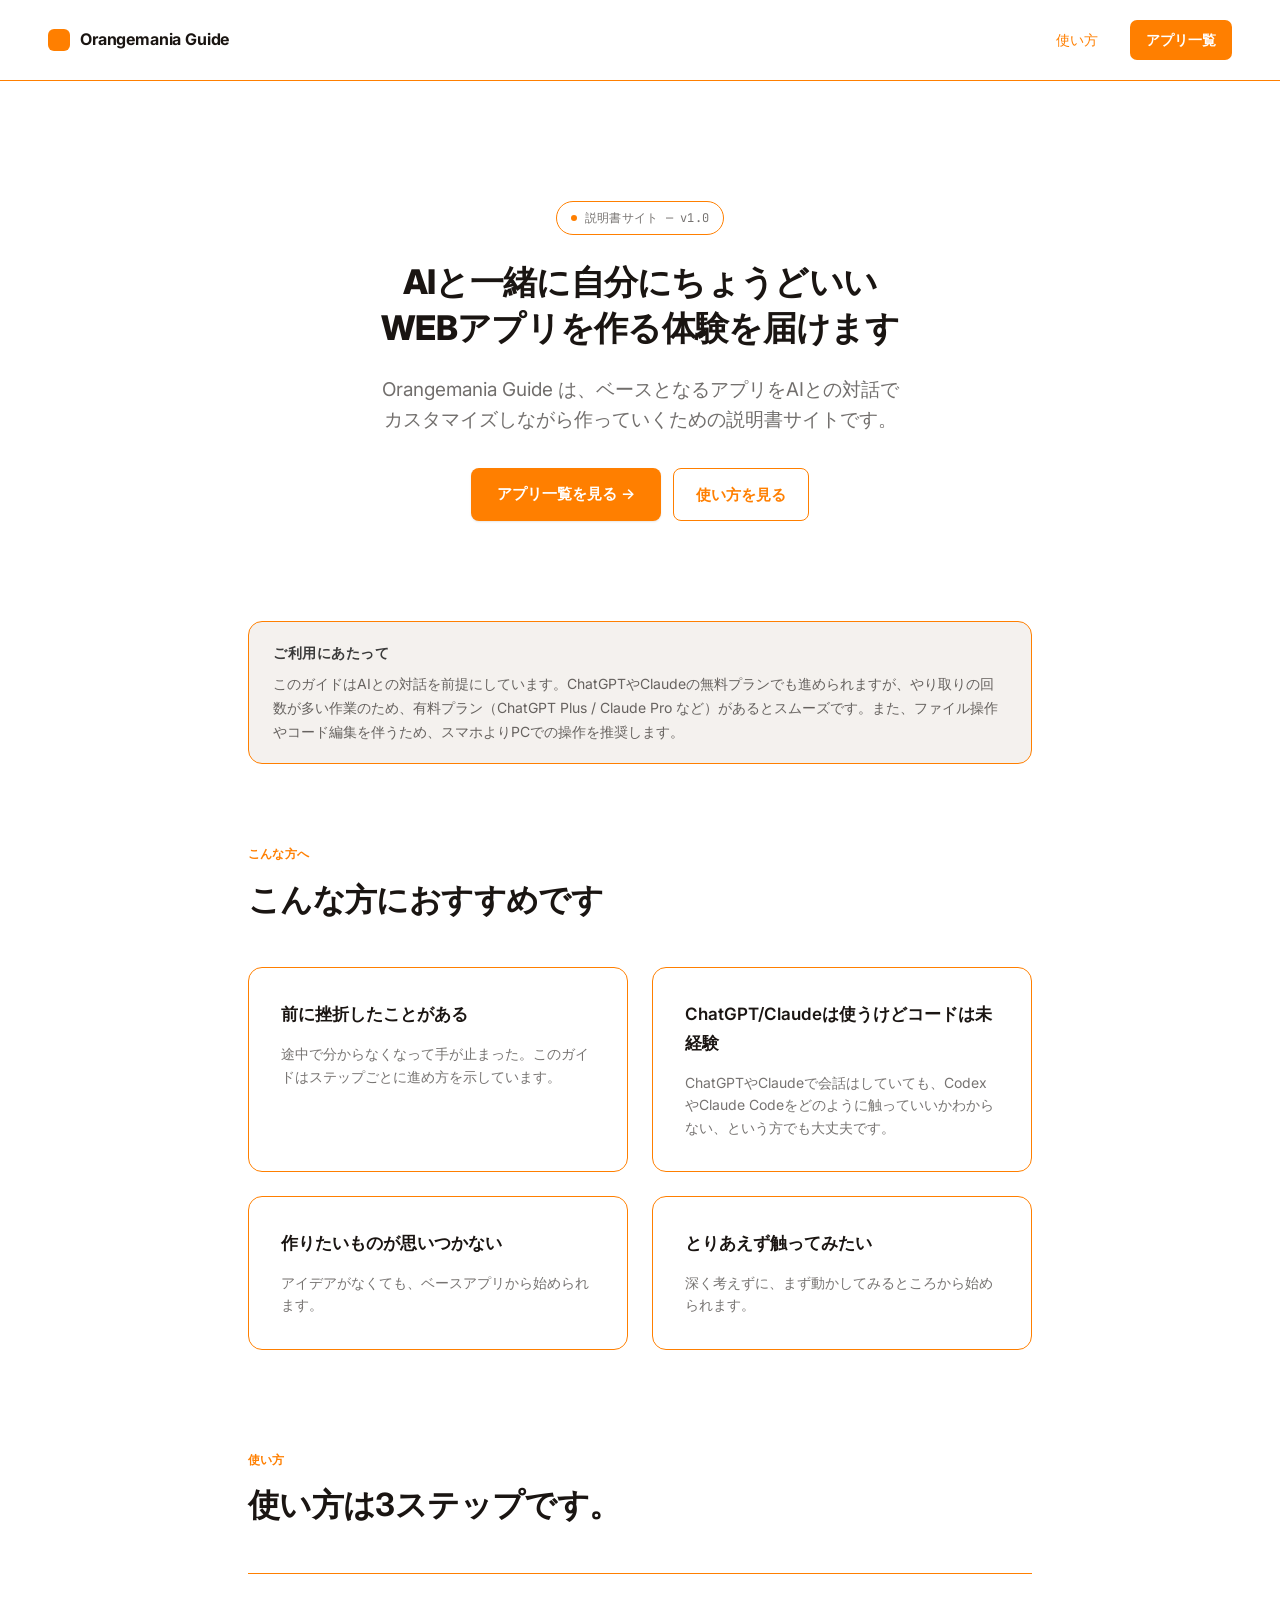
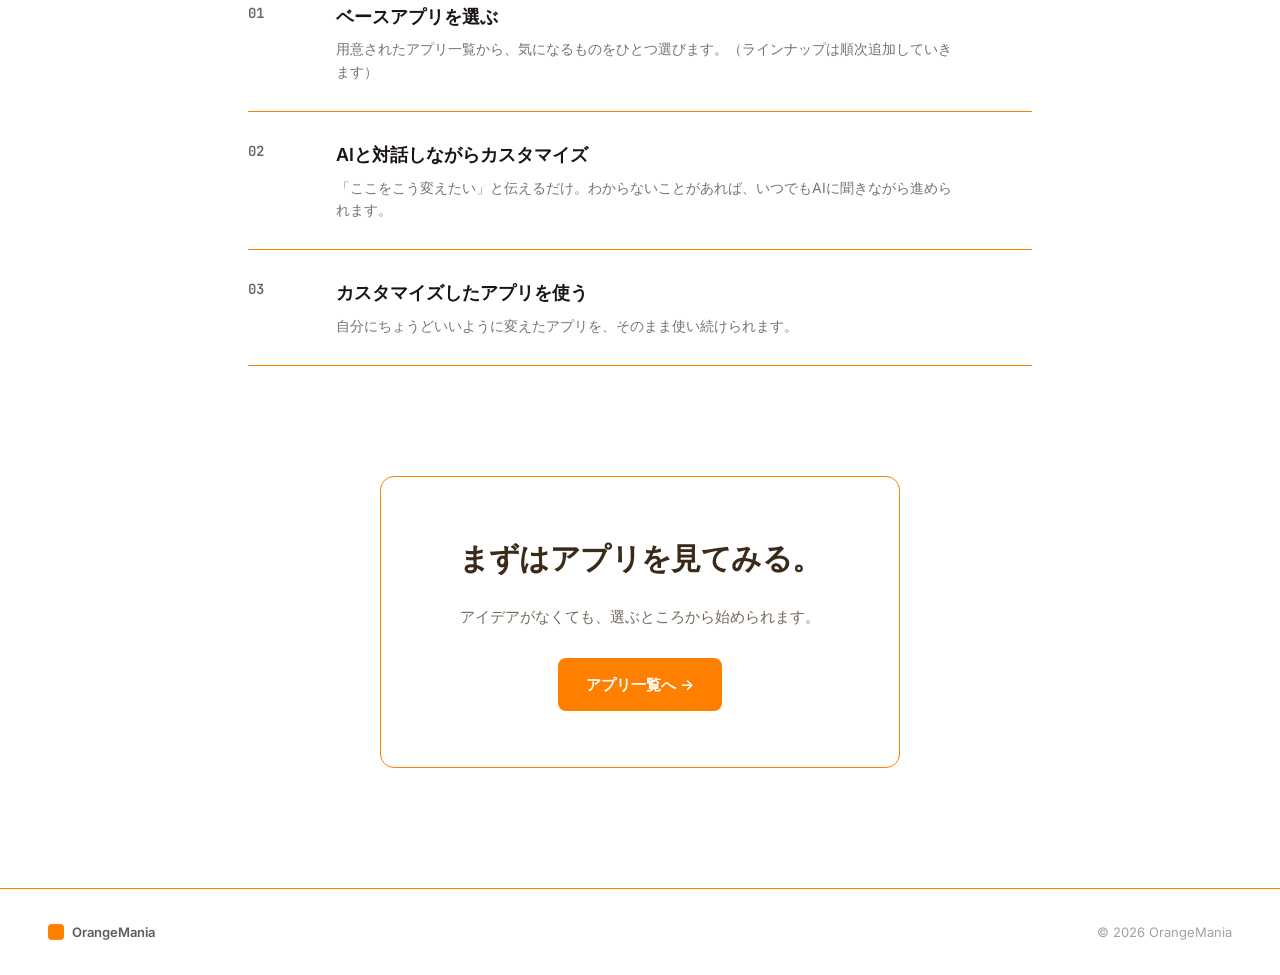
<file: index.html>
<!DOCTYPE html>
<html lang="ja">
<head>
  <meta charset="UTF-8">
  <meta http-equiv="refresh" content="0; url=/guide/web/index.html">
  <script>window.location.replace("/guide/web/index.html");</script>
  <title>OrangeMania Guide</title>
</head>
<body>
  <p><a href="/guide/web/index.html">こちらをクリックしてください</a></p>
</body>
</html>
</file>
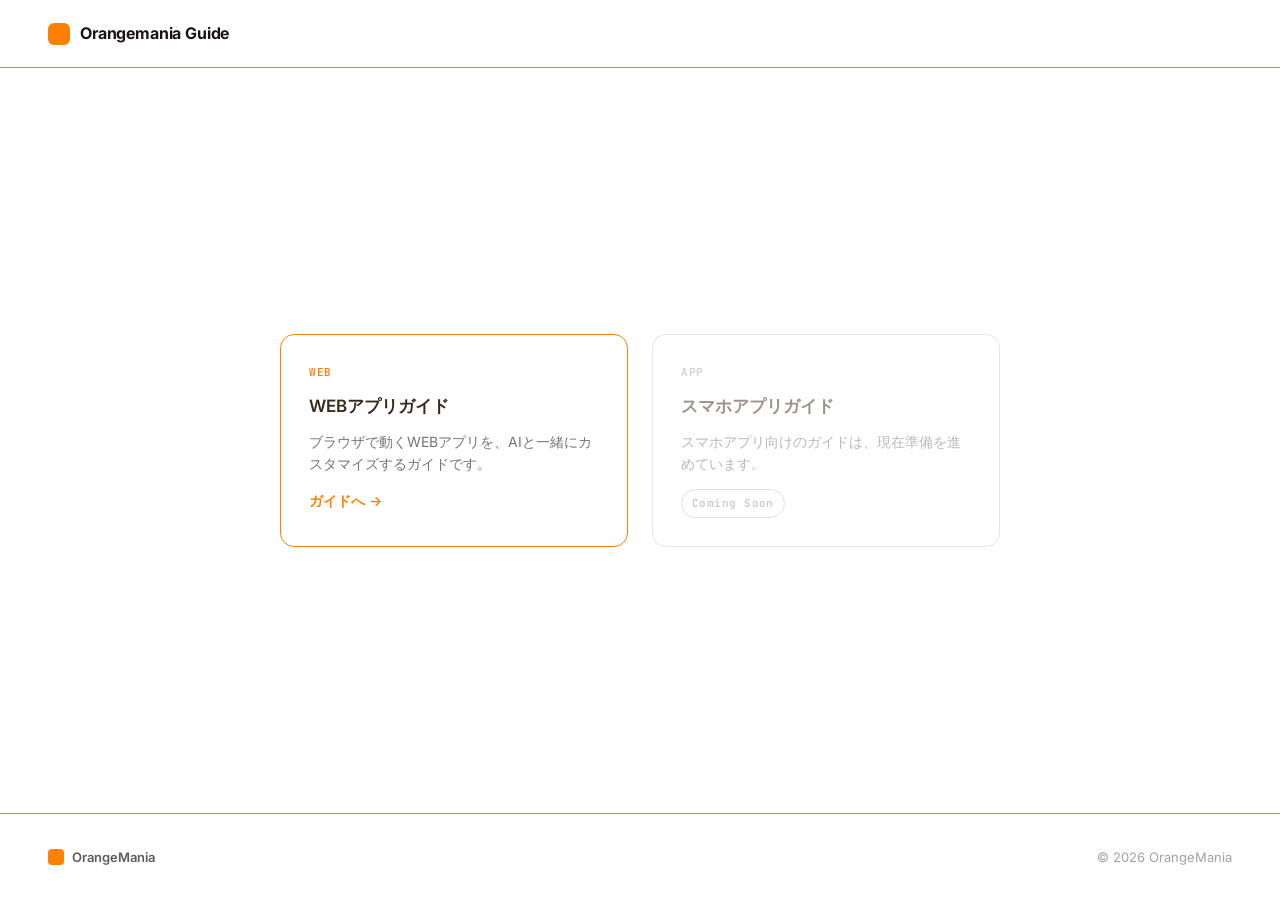
<file: guide/index.html>
<!DOCTYPE html>
<html lang="ja">

<head>
  <meta charset="UTF-8">
  <meta name="viewport" content="width=device-width, initial-scale=1.0">
  <title>OrangeMania Guide</title>
  <link rel="preconnect" href="https://fonts.googleapis.com">
  <link rel="preconnect" href="https://fonts.gstatic.com" crossorigin="">
  <link
    href="https://fonts.googleapis.com/css2?family=Inter:wght@400;500;600;700;800&family=JetBrains+Mono:wght@400;500&display=swap"
    rel="stylesheet">
  <link rel="stylesheet" href="../css/style.css">
</head>

<body class="lp-body">

  <header class="lp-header">
    <div class="lp-logo">
      <div class="lp-logo-mark"></div>
      <span class="lp-logo-text">Orangemania Guide</span>
    </div>
  </header>

  <main class="lp-top-main">
    <div class="lp-entry-grid">
      <a href="web/index.html" class="lp-entry-card">
        <span class="lp-entry-label">WEB</span>
        <h3>WEBアプリガイド</h3>
        <p>ブラウザで動くWEBアプリを、AIと一緒にカスタマイズするガイドです。</p>
        <span class="lp-entry-link">ガイドへ &rarr;</span>
      </a>
      <div class="lp-entry-card lp-entry-card--disabled" aria-disabled="true">
        <span class="lp-entry-label">APP</span>
        <h3>スマホアプリガイド</h3>
        <p>スマホアプリ向けのガイドは、現在準備を進めています。</p>
        <span class="lp-entry-badge">Coming Soon</span>
      </div>
    </div>
  </main>

  <footer class="lp-footer">
    <div class="lp-footer-brand">
      <div class="lp-footer-mark"></div>
      <span class="lp-footer-name">OrangeMania</span>
    </div>
    <span class="lp-footer-copy">&copy; 2026 OrangeMania</span>
  </footer>

</body>

</html>
</file>
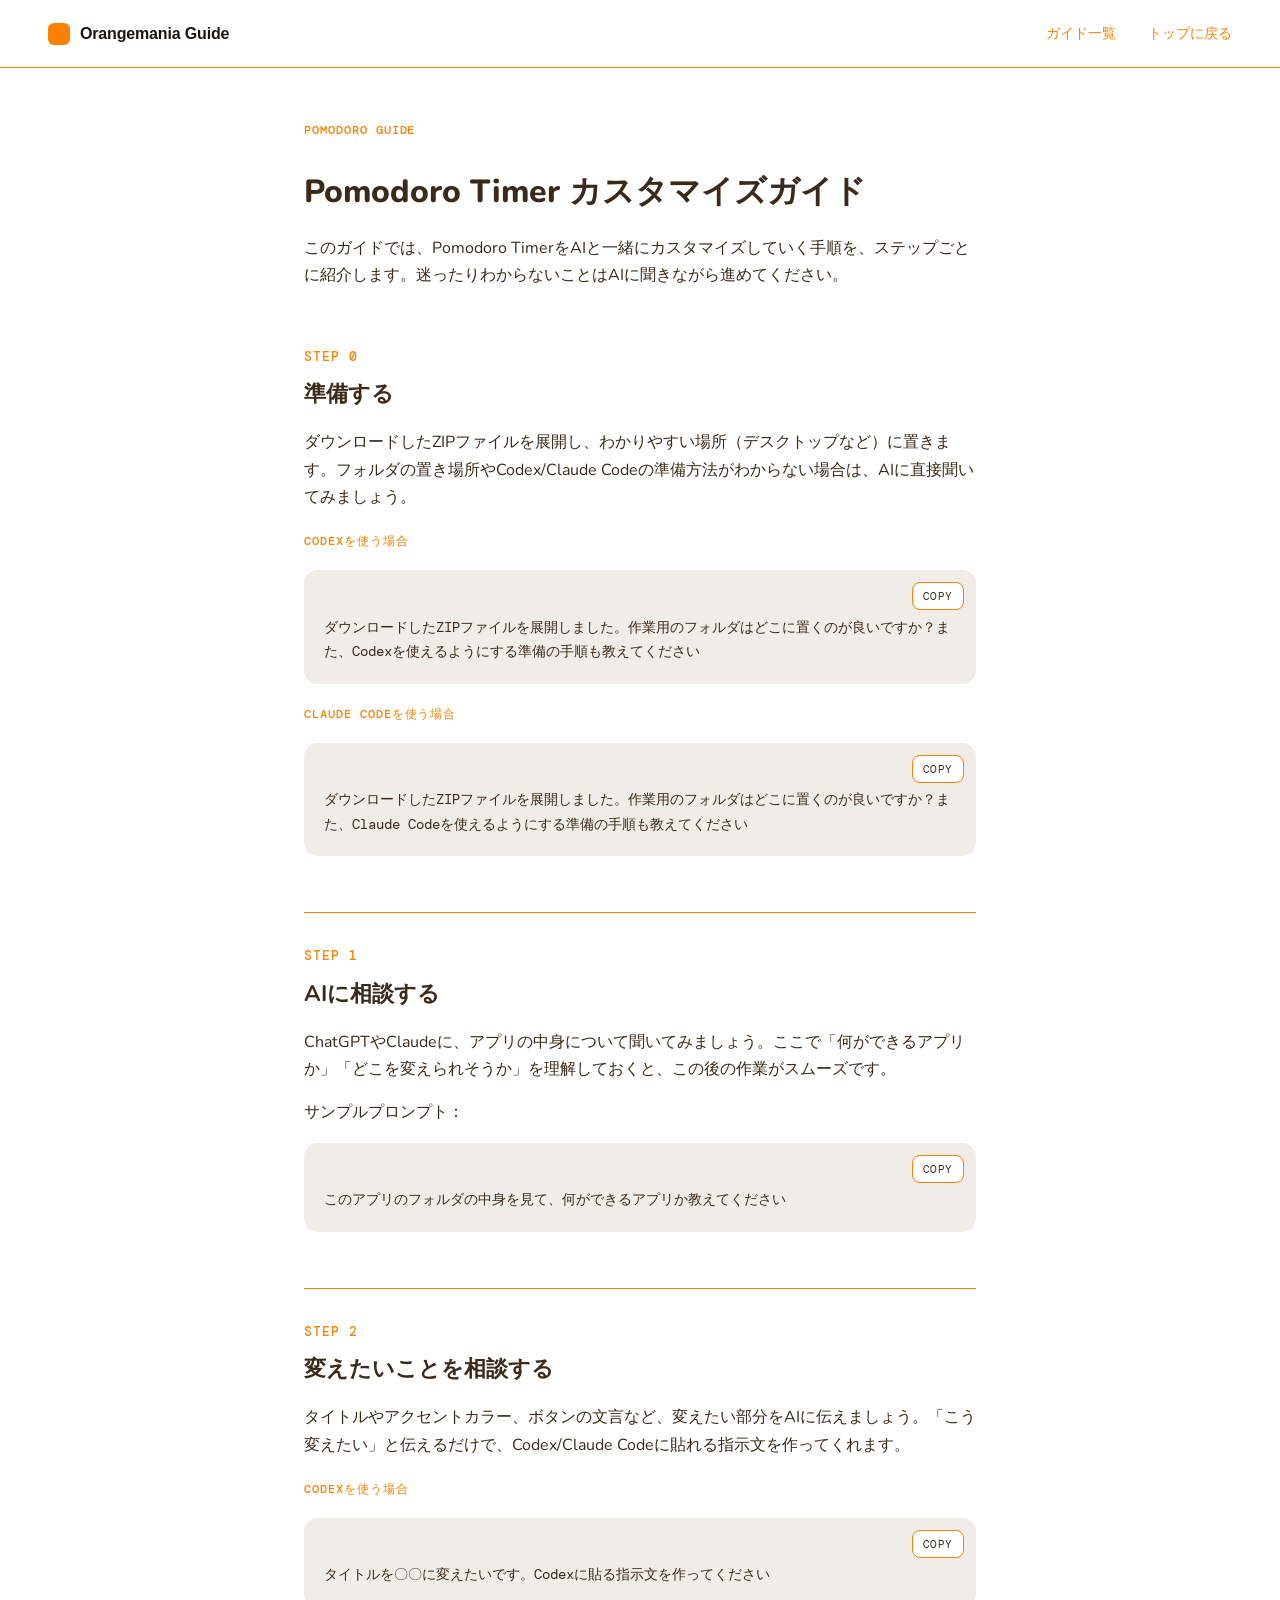
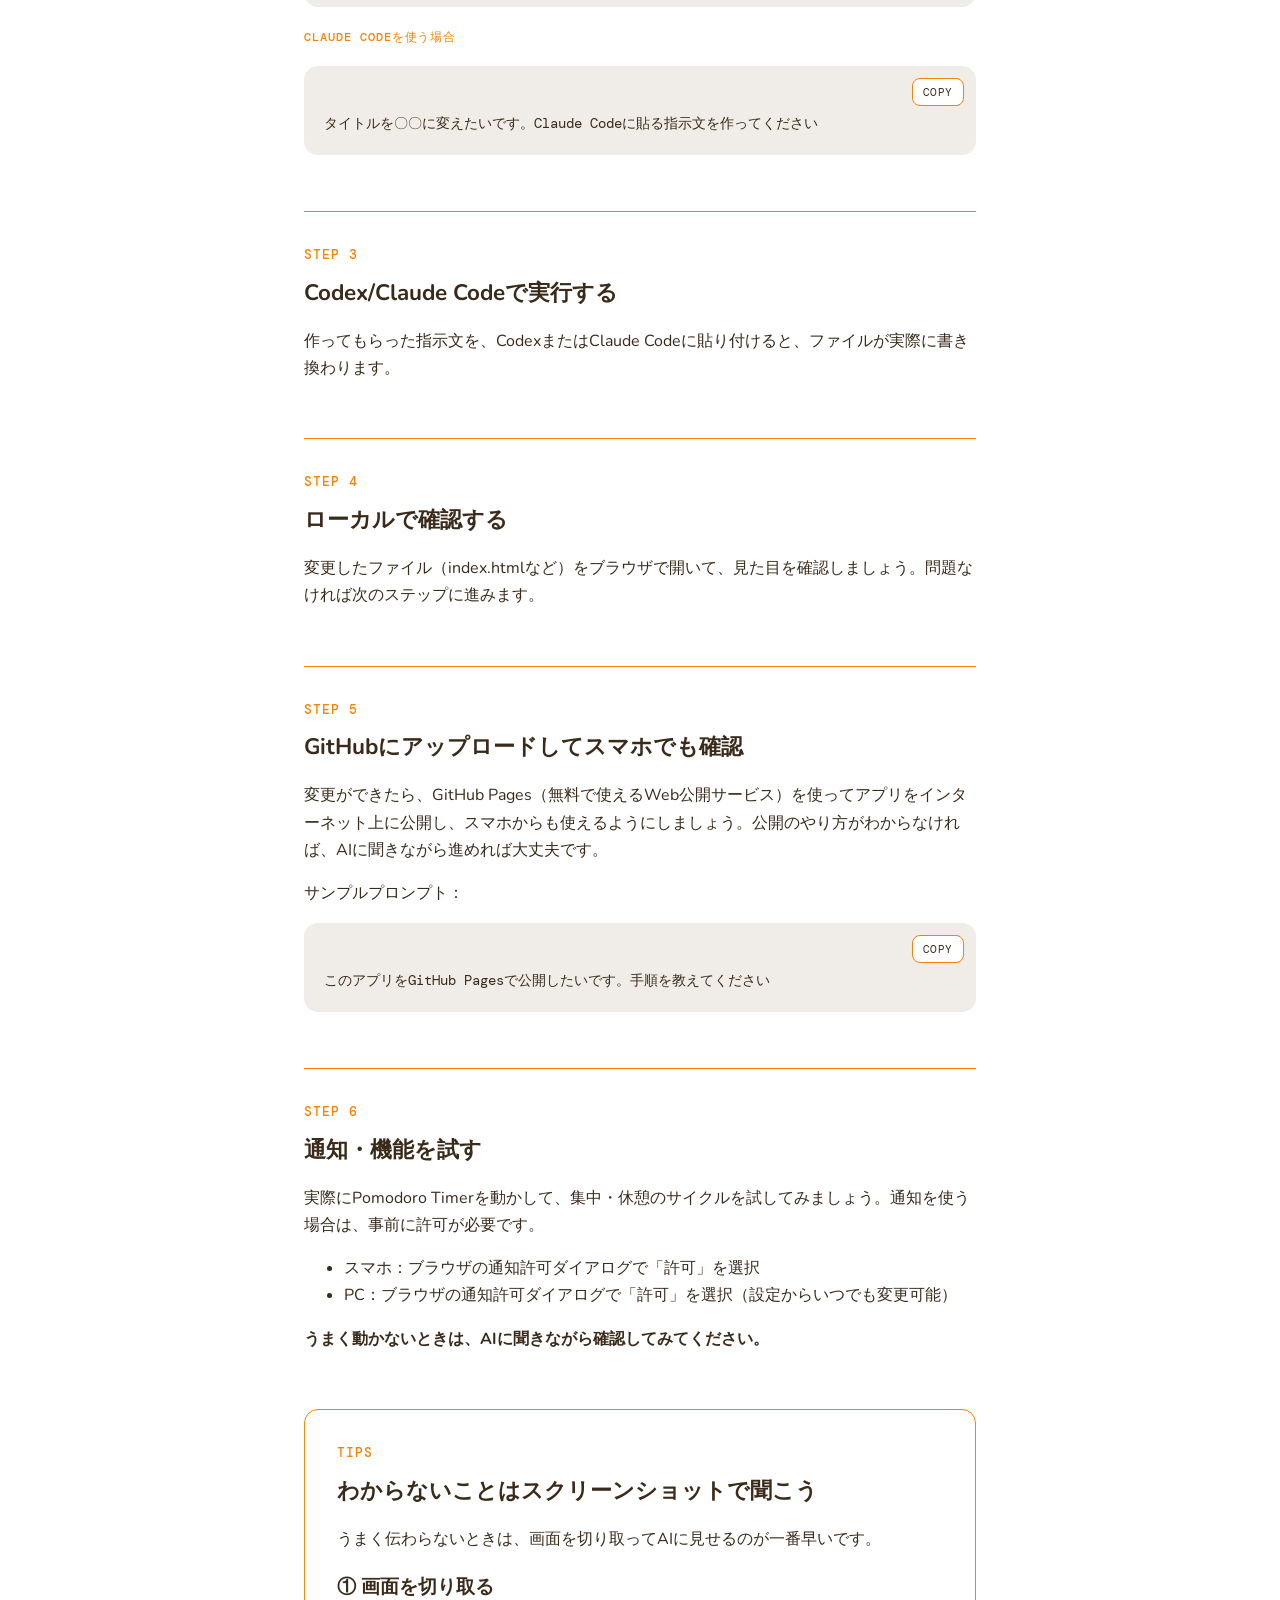
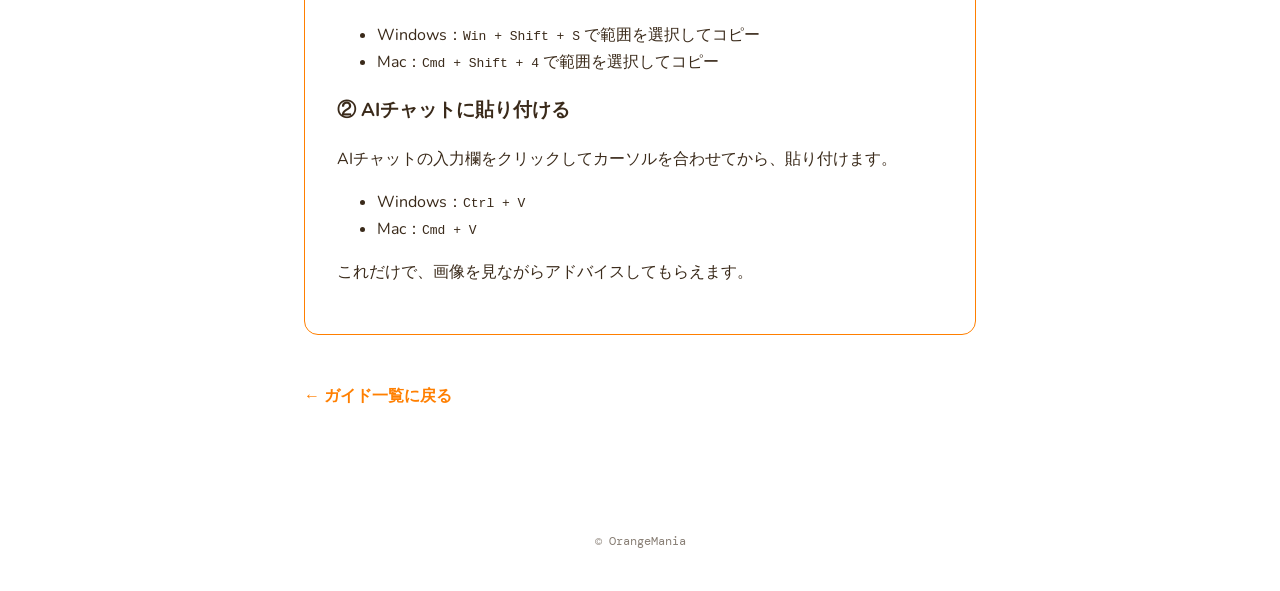
<file: guide/pomodoro/index.html>
<!DOCTYPE html>
<html lang="ja">
<head>
<meta charset="UTF-8">
<meta name="viewport" content="width=device-width, initial-scale=1.0">
<title>Pomodoro Timer カスタマイズガイド | OrangeMania</title>
<link rel="stylesheet" href="../../css/style.css">
</head>
<body>

<header class="lp-header">
  <a href="../../index.html" class="lp-logo">
    <div class="lp-logo-mark"></div>
    <span class="lp-logo-text">Orangemania Guide</span>
  </a>
  <nav class="lp-nav">
    <a href="../index.html" class="lp-nav-link">ガイド一覧</a>
    <a href="../../index.html" class="lp-nav-link">トップに戻る</a>
  </nav>
</header>

<main class="container">
  <span class="label">Pomodoro Guide</span>
  <h1>Pomodoro Timer カスタマイズガイド</h1>
  <p>このガイドでは、Pomodoro TimerをAIと一緒にカスタマイズしていく手順を、ステップごとに紹介します。迷ったりわからないことはAIに聞きながら進めてください。</p>

  <section class="step">
    <span class="step-number">STEP 0</span>
    <h2>準備する</h2>
    <p>ダウンロードしたZIPファイルを展開し、わかりやすい場所（デスクトップなど）に置きます。フォルダの置き場所やCodex/Claude Codeの準備方法がわからない場合は、AIに直接聞いてみましょう。</p>
    <span class="label">Codexを使う場合</span>
    <div class="code-block">
<button class="copy-btn" onclick="copyCode(this)">Copy</button>ダウンロードしたZIPファイルを展開しました。作業用のフォルダはどこに置くのが良いですか？また、Codexを使えるようにする準備の手順も教えてください</div>
    <span class="label">Claude Codeを使う場合</span>
    <div class="code-block">
<button class="copy-btn" onclick="copyCode(this)">Copy</button>ダウンロードしたZIPファイルを展開しました。作業用のフォルダはどこに置くのが良いですか？また、Claude Codeを使えるようにする準備の手順も教えてください</div>
  </section>

  <section class="step">
    <span class="step-number">STEP 1</span>
    <h2>AIに相談する</h2>
    <p>ChatGPTやClaudeに、アプリの中身について聞いてみましょう。ここで「何ができるアプリか」「どこを変えられそうか」を理解しておくと、この後の作業がスムーズです。</p>
    <p>サンプルプロンプト：</p>
    <div class="code-block">
<button class="copy-btn" onclick="copyCode(this)">Copy</button>このアプリのフォルダの中身を見て、何ができるアプリか教えてください</div>
  </section>

  <section class="step">
    <span class="step-number">STEP 2</span>
    <h2>変えたいことを相談する</h2>
    <p>タイトルやアクセントカラー、ボタンの文言など、変えたい部分をAIに伝えましょう。「こう変えたい」と伝えるだけで、Codex/Claude Codeに貼れる指示文を作ってくれます。</p>
    <span class="label">Codexを使う場合</span>
    <div class="code-block">
<button class="copy-btn" onclick="copyCode(this)">Copy</button>タイトルを〇〇に変えたいです。Codexに貼る指示文を作ってください</div>
    <span class="label">Claude Codeを使う場合</span>
    <div class="code-block">
<button class="copy-btn" onclick="copyCode(this)">Copy</button>タイトルを〇〇に変えたいです。Claude Codeに貼る指示文を作ってください</div>
  </section>

  <section class="step">
    <span class="step-number">STEP 3</span>
    <h2>Codex/Claude Codeで実行する</h2>
    <p>作ってもらった指示文を、CodexまたはClaude Codeに貼り付けると、ファイルが実際に書き換わります。</p>
  </section>

  <section class="step">
    <span class="step-number">STEP 4</span>
    <h2>ローカルで確認する</h2>
    <p>変更したファイル（index.htmlなど）をブラウザで開いて、見た目を確認しましょう。問題なければ次のステップに進みます。</p>
  </section>

  <section class="step">
    <span class="step-number">STEP 5</span>
    <h2>GitHubにアップロードしてスマホでも確認</h2>
    <p>変更ができたら、GitHub Pages（無料で使えるWeb公開サービス）を使ってアプリをインターネット上に公開し、スマホからも使えるようにしましょう。公開のやり方がわからなければ、AIに聞きながら進めれば大丈夫です。</p>
    <p>サンプルプロンプト：</p>
    <div class="code-block">
<button class="copy-btn" onclick="copyCode(this)">Copy</button>このアプリをGitHub Pagesで公開したいです。手順を教えてください</div>
  </section>

  <section class="step">
    <span class="step-number">STEP 6</span>
    <h2>通知・機能を試す</h2>
    <p>実際にPomodoro Timerを動かして、集中・休憩のサイクルを試してみましょう。通知を使う場合は、事前に許可が必要です。</p>
    <ul>
      <li>スマホ：ブラウザの通知許可ダイアログで「許可」を選択</li>
      <li>PC：ブラウザの通知許可ダイアログで「許可」を選択（設定からいつでも変更可能）</li>
    </ul>
    <p><strong>うまく動かないときは、AIに聞きながら確認してみてください。</strong></p>
  </section>

  <div class="tips-box">
    <span class="step-number">TIPS</span>
    <h2>わからないことはスクリーンショットで聞こう</h2>
    <p>うまく伝わらないときは、画面を切り取ってAIに見せるのが一番早いです。</p>
    <h3>① 画面を切り取る</h3>
    <ul>
      <li>Windows：<code>Win + Shift + S</code> で範囲を選択してコピー</li>
      <li>Mac：<code>Cmd + Shift + 4</code> で範囲を選択してコピー</li>
    </ul>
    <h3>② AIチャットに貼り付ける</h3>
    <p>AIチャットの入力欄をクリックしてカーソルを合わせてから、貼り付けます。</p>
    <ul>
      <li>Windows：<code>Ctrl + V</code></li>
      <li>Mac：<code>Cmd + V</code></li>
    </ul>
    <p>これだけで、画像を見ながらアドバイスしてもらえます。</p>
  </div>

  <a href="../index.html" class="back-link">← ガイド一覧に戻る</a>
</main>

<footer class="footer">&copy; OrangeMania</footer>

<script>
function copyCode(btn) {
  const text = btn.parentElement.textContent.replace('Copy', '').trim();
  navigator.clipboard.writeText(text).then(() => {
    const original = btn.textContent;
    btn.textContent = 'Copied';
    setTimeout(() => { btn.textContent = original; }, 1500);
  });
}
</script>

</body>
</html>
</file>
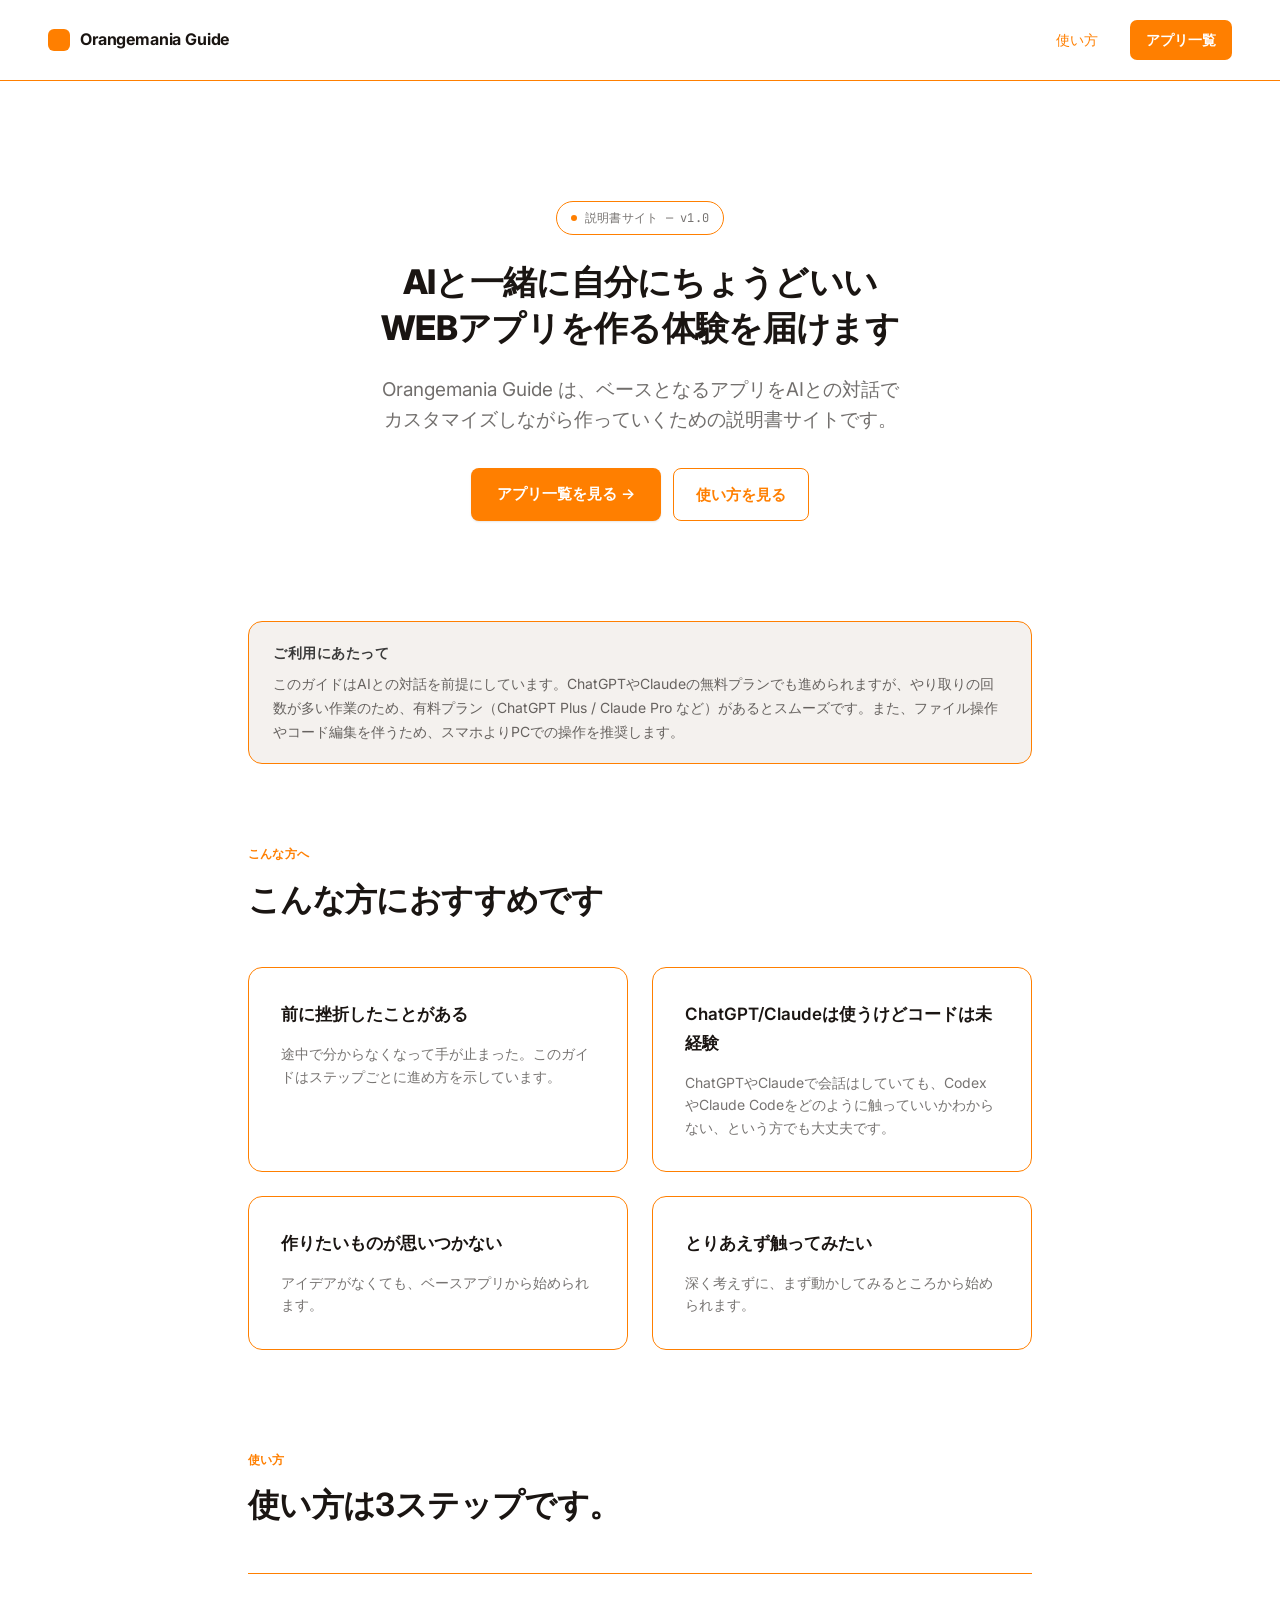
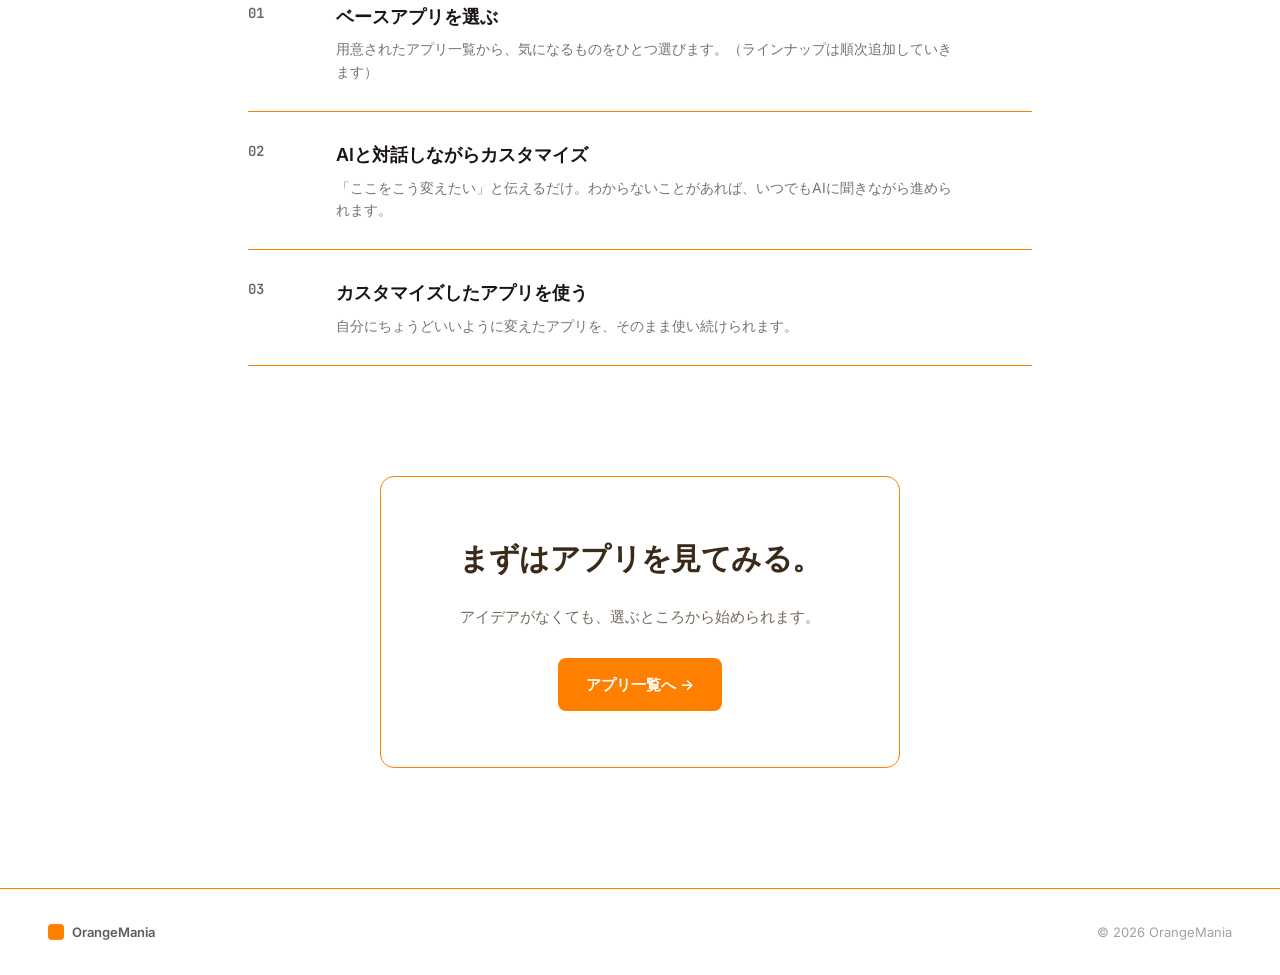
<file: guide/web/index.html>
<!DOCTYPE html>
<html lang="ja">

<head>
  <meta charset="UTF-8">
  <meta name="viewport" content="width=device-width, initial-scale=1.0">
  <title>OrangeMania - AIと一緒に、自分だけのアプリを作る</title>
  <link rel="preconnect" href="https://fonts.googleapis.com">
  <link rel="preconnect" href="https://fonts.gstatic.com" crossorigin="">
  <link
    href="https://fonts.googleapis.com/css2?family=Inter:wght@400;500;600;700;800&family=JetBrains+Mono:wght@400;500&display=swap"
    rel="stylesheet">
  <link rel="stylesheet" href="../../css/style.css">
</head>

<body class="lp-body">

  <header class="lp-header">
    <div class="lp-logo">
      <div class="lp-logo-mark"></div>
      <span class="lp-logo-text">Orangemania Guide</span>
    </div>
    <nav class="lp-nav">
      <a href="#how" class="lp-nav-link">使い方</a>
      <a href="list/index.html" class="lp-nav-cta">アプリ一覧</a>
    </nav>
  </header>

  <!-- Hero -->
  <section class="lp-hero">
    <div class="lp-hero-badge">
      <span class="lp-hero-badge-dot"></span>
      説明書サイト &mdash; v1.0
    </div>
    <h1>AIと一緒に自分にちょうどいい<br>WEBアプリを作る体験を届けます</h1>
    <p class="lp-hero-lead">Orangemania Guide は、ベースとなるアプリをAIとの対話で<br>カスタマイズしながら作っていくための説明書サイトです。</p>
    <div class="lp-hero-actions">
      <a href="list/index.html" class="lp-btn-primary">アプリ一覧を見る &rarr;</a>
      <a href="#how" class="lp-btn-secondary">使い方を見る</a>
    </div>
  </section>

  <!-- Usage note -->
  <section class="lp-section lp-note-section">
    <div class="lp-note">
      <span class="lp-note-label">ご利用にあたって</span>
      <p class="lp-note-text">このガイドはAIとの対話を前提にしています。ChatGPTやClaudeの無料プランでも進められますが、やり取りの回数が多い作業のため、有料プラン（ChatGPT Plus /
        Claude Pro など）があるとスムーズです。また、ファイル操作やコード編集を伴うため、スマホよりPCでの操作を推奨します。</p>
    </div>
  </section>

  <!-- Target readers -->
  <section id="who" class="lp-section">
    <div class="lp-section-head">
      <span class="lp-eyebrow">こんな方へ</span>
      <h2>こんな方におすすめです</h2>
    </div>
    <div class="lp-cards">
      <div class="lp-card">
        <h3>前に挫折したことがある</h3>
        <p>途中で分からなくなって手が止まった。このガイドはステップごとに進め方を示しています。</p>
      </div>
      <div class="lp-card">
        <h3>ChatGPT/Claudeは使うけどコードは未経験</h3>
        <p>ChatGPTやClaudeで会話はしていても、CodexやClaude Codeをどのように触っていいかわからない、という方でも大丈夫です。</p>
      </div>
      <div class="lp-card">
        <h3>作りたいものが思いつかない</h3>
        <p>アイデアがなくても、ベースアプリから始められます。</p>
      </div>
      <div class="lp-card">
        <h3>とりあえず触ってみたい</h3>
        <p>深く考えずに、まず動かしてみるところから始められます。</p>
      </div>
    </div>
  </section>

  <!-- How it works -->
  <section id="how" class="lp-section-how">
    <div class="lp-section-head">
      <span class="lp-eyebrow">使い方</span>
      <h2>使い方は3ステップです。</h2>
    </div>
    <div class="lp-steps">
      <div class="lp-step">
        <span class="lp-step-num">01</span>
        <div class="lp-step-body">
          <h3>ベースアプリを選ぶ</h3>
          <p>用意されたアプリ一覧から、気になるものをひとつ選びます。（ラインナップは順次追加していきます）</p>
        </div>
      </div>
      <div class="lp-step">
        <span class="lp-step-num">02</span>
        <div class="lp-step-body">
          <h3>AIと対話しながらカスタマイズ</h3>
          <p>「ここをこう変えたい」と伝えるだけ。わからないことがあれば、いつでもAIに聞きながら進められます。</p>
        </div>
      </div>
      <div class="lp-step">
        <span class="lp-step-num">03</span>
        <div class="lp-step-body">
          <h3>カスタマイズしたアプリを使う</h3>
          <p>自分にちょうどいいように変えたアプリを、そのまま使い続けられます。</p>
        </div>
      </div>
    </div>
  </section>

  <!-- CTA -->
  <section id="apps" class="lp-section-cta">
    <div class="lp-cta-box">
      <h2>まずはアプリを見てみる。</h2>
      <p>アイデアがなくても、選ぶところから始められます。</p>
      <a href="list/index.html" class="lp-btn-cta">アプリ一覧へ &rarr;</a>
    </div>
  </section>

  <!-- Footer -->
  <footer class="lp-footer">
    <div class="lp-footer-brand">
      <div class="lp-footer-mark"></div>
      <span class="lp-footer-name">OrangeMania</span>
    </div>
    <span class="lp-footer-copy">&copy; 2026 OrangeMania</span>
  </footer>

</body>

</html>
</file>
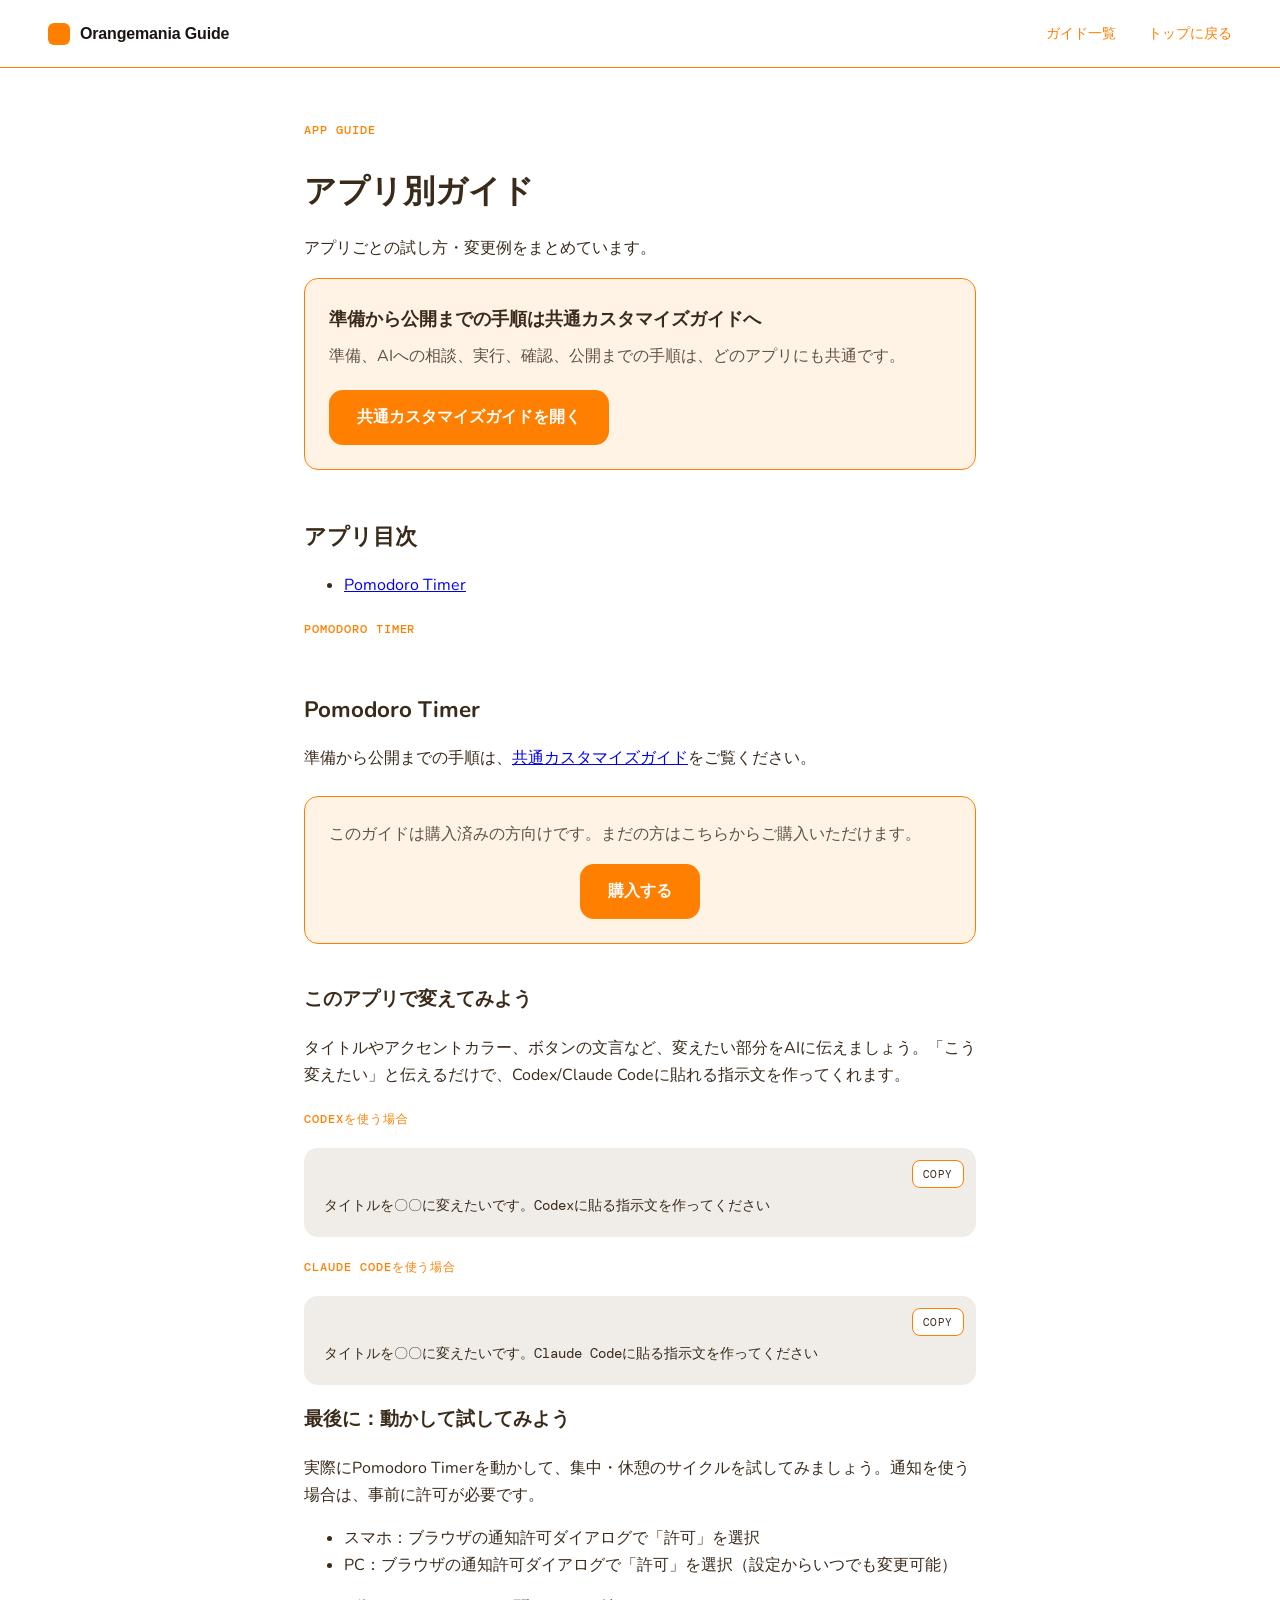
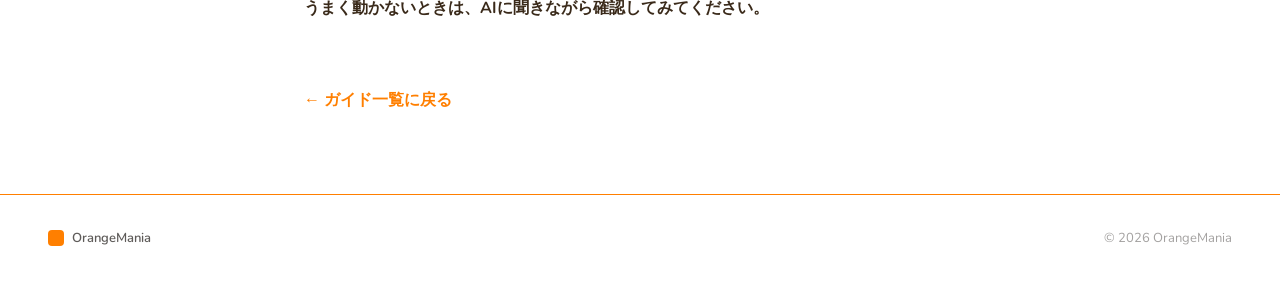
<file: guide/web/apps/index.html>
<!DOCTYPE html>
<html lang="ja">
<head>
<meta charset="UTF-8">
<meta name="viewport" content="width=device-width, initial-scale=1.0">
<title>アプリ別ガイド | OrangeMania</title>
<link rel="stylesheet" href="../../../css/style.css">
<style>
  html { scroll-behavior: smooth; }

  .app-section { scroll-margin-top: 96px; }

  .tips-jump-link {
    display: inline-block;
    margin: 0 0 32px;
    color: var(--color-accent);
    font-weight: 700;
    text-decoration: none;
  }

  .tips-jump-link:hover {
    opacity: 0.85;
  }
</style>
</head>
<body>

<header class="lp-header">
  <a href="../index.html" class="lp-logo">
    <div class="lp-logo-mark"></div>
    <span class="lp-logo-text">Orangemania Guide</span>
  </a>
  <nav class="lp-nav">
    <a href="../list/" class="lp-nav-link">ガイド一覧</a>
    <a href="../index.html" class="lp-nav-link">トップに戻る</a>
  </nav>
</header>

<main class="container">
  <span class="label">App Guide</span>
  <h1>アプリ別ガイド</h1>
  <p>アプリごとの試し方・変更例をまとめています。</p>

  <div class="card tip-highlight">
    <h3>準備から公開までの手順は共通カスタマイズガイドへ</h3>
    <p>準備、AIへの相談、実行、確認、公開までの手順は、どのアプリにも共通です。</p>
    <a href="../common/" class="btn">共通カスタマイズガイドを開く</a>
  </div>

  <h2>アプリ目次</h2>
  <ul>
    <li><a href="#pomodoro">Pomodoro Timer</a></li>
    <!-- 新アプリ追加時は、ここに目次の項目を追加する -->
  </ul>

  <section class="app-section" id="pomodoro">
    <span class="label">Pomodoro Timer</span>
    <h2>Pomodoro Timer</h2>
    <p>準備から公開までの手順は、<a href="../common/">共通カスタマイズガイド</a>をご覧ください。</p>

    <div class="card purchase-notice">
      <p>このガイドは購入済みの方向けです。まだの方はこちらからご購入いただけます。</p>
      <a href="https://note.com/orangemania_wdp/n/n3e094d4dc335" class="btn" target="_blank" rel="noopener noreferrer">購入する</a>
    </div>

    <h3>このアプリで変えてみよう</h3>
    <p>タイトルやアクセントカラー、ボタンの文言など、変えたい部分をAIに伝えましょう。「こう変えたい」と伝えるだけで、Codex/Claude Codeに貼れる指示文を作ってくれます。</p>
    <span class="label">Codexを使う場合</span>
    <div class="code-block">
<button class="copy-btn" onclick="copyCode(this)">Copy</button>タイトルを〇〇に変えたいです。Codexに貼る指示文を作ってください</div>
    <span class="label">Claude Codeを使う場合</span>
    <div class="code-block">
<button class="copy-btn" onclick="copyCode(this)">Copy</button>タイトルを〇〇に変えたいです。Claude Codeに貼る指示文を作ってください</div>

    <h3>最後に：動かして試してみよう</h3>
    <p>実際にPomodoro Timerを動かして、集中・休憩のサイクルを試してみましょう。通知を使う場合は、事前に許可が必要です。</p>
    <ul>
      <li>スマホ：ブラウザの通知許可ダイアログで「許可」を選択</li>
      <li>PC：ブラウザの通知許可ダイアログで「許可」を選択（設定からいつでも変更可能）</li>
    </ul>
    <p><strong>うまく動かないときは、AIに聞きながら確認してみてください。</strong></p>
  </section>

  <!--
    【新アプリ追加用ひな形】
    新アプリ追加時はこの section をコピーして id・見出し・内容を書き換える。目次にも項目を追加する。

  <section class="app-section" id="app-id">
    <span class="label">App Name</span>
    <h2>App Name</h2>
    <p>準備から公開までの手順は、<a href="../common/">共通カスタマイズガイド</a>をご覧ください。</p>
    <div class="card purchase-notice">
      <p>このガイドは購入済みの方向けです。まだの方はこちらからご購入いただけます。</p>
      <a href="購入ページのURL" class="btn" target="_blank" rel="noopener noreferrer">購入する</a>
    </div>
    <h3>このアプリで変えてみよう</h3>
    <p>変更例</p>
    <h3>最後に：動かして試してみよう</h3>
    <p>動作確認の案内</p>
  </section>
  -->

  <a href="../list/" class="back-link">← ガイド一覧に戻る</a>
</main>

<footer class="lp-footer">
  <div class="lp-footer-brand">
    <div class="lp-footer-mark"></div>
    <span class="lp-footer-name">OrangeMania</span>
  </div>
  <span class="lp-footer-copy">&copy; 2026 OrangeMania</span>
</footer>

<script>
function copyCode(btn) {
  const text = btn.parentElement.textContent.replace('Copy', '').trim();
  navigator.clipboard.writeText(text).then(() => {
    const original = btn.textContent;
    btn.textContent = 'Copied';
    setTimeout(() => { btn.textContent = original; }, 1500);
  });
}
</script>

</body>
</html>
</file>
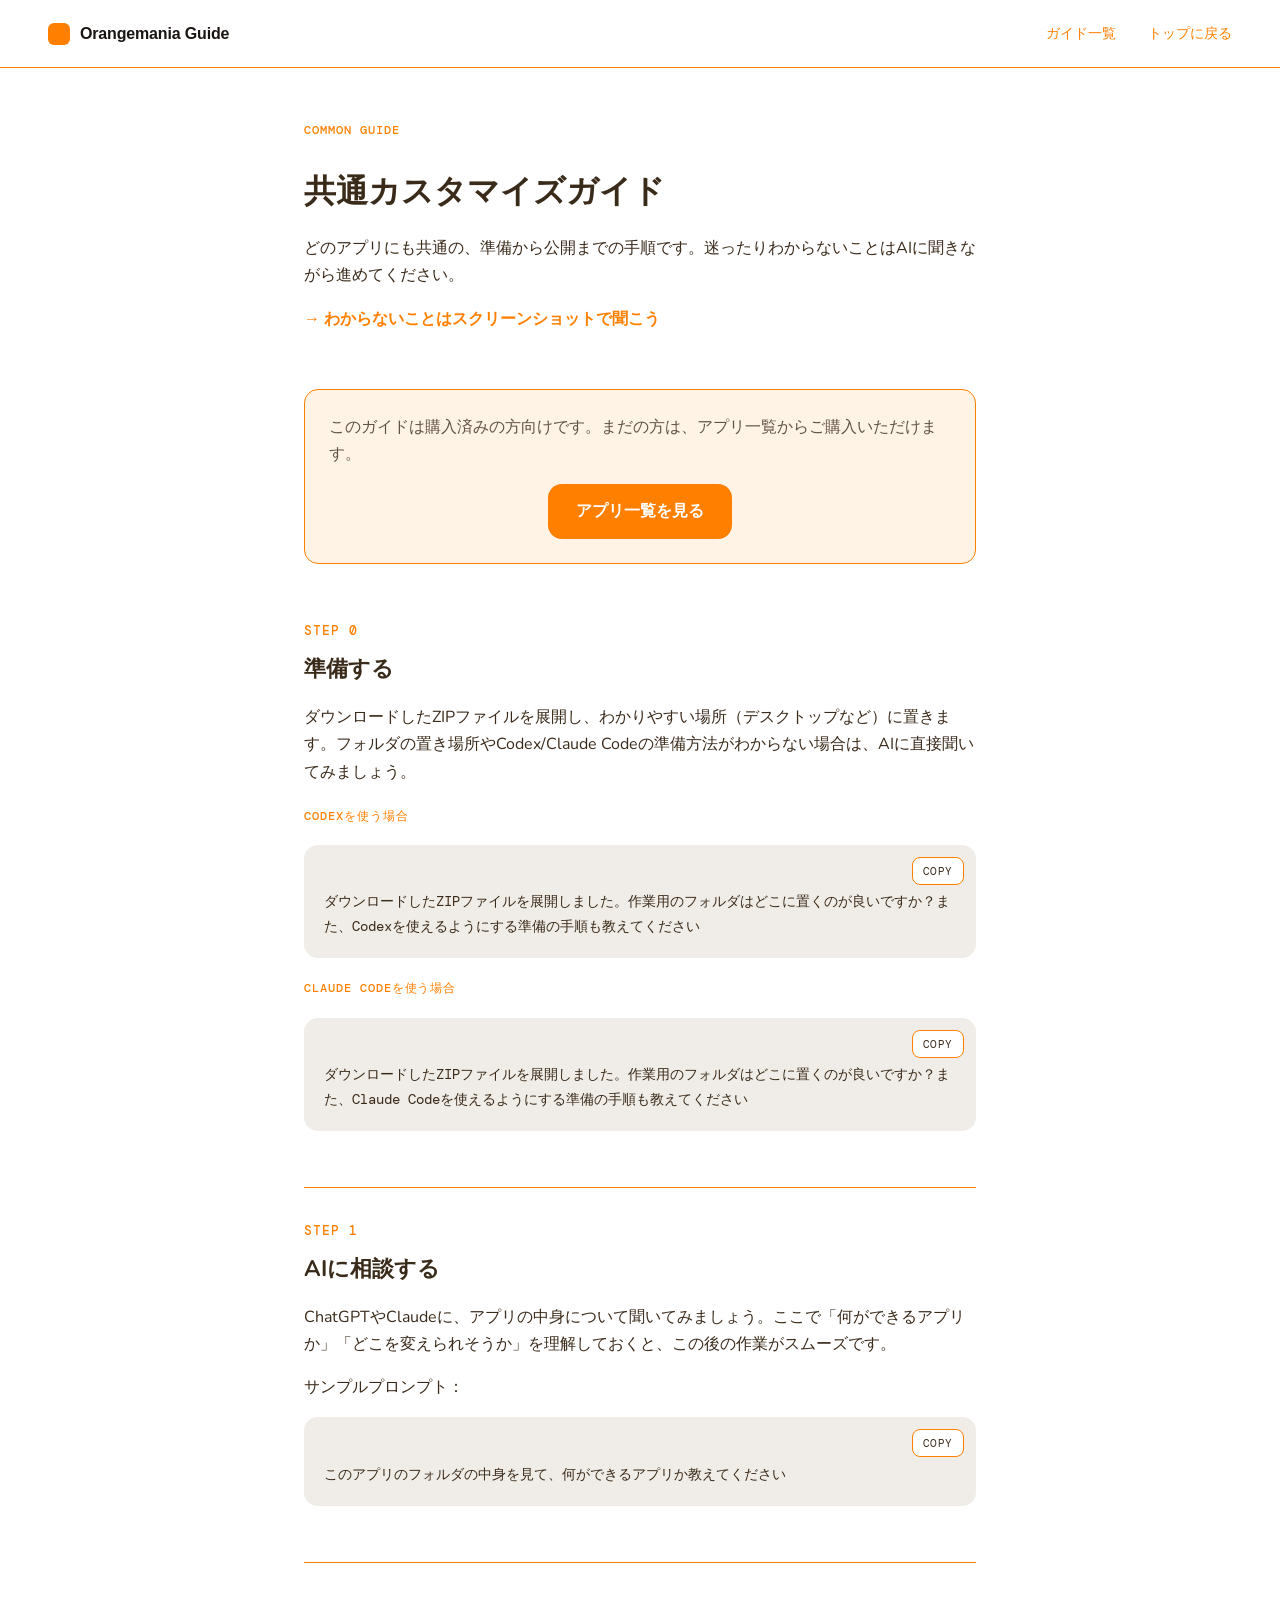
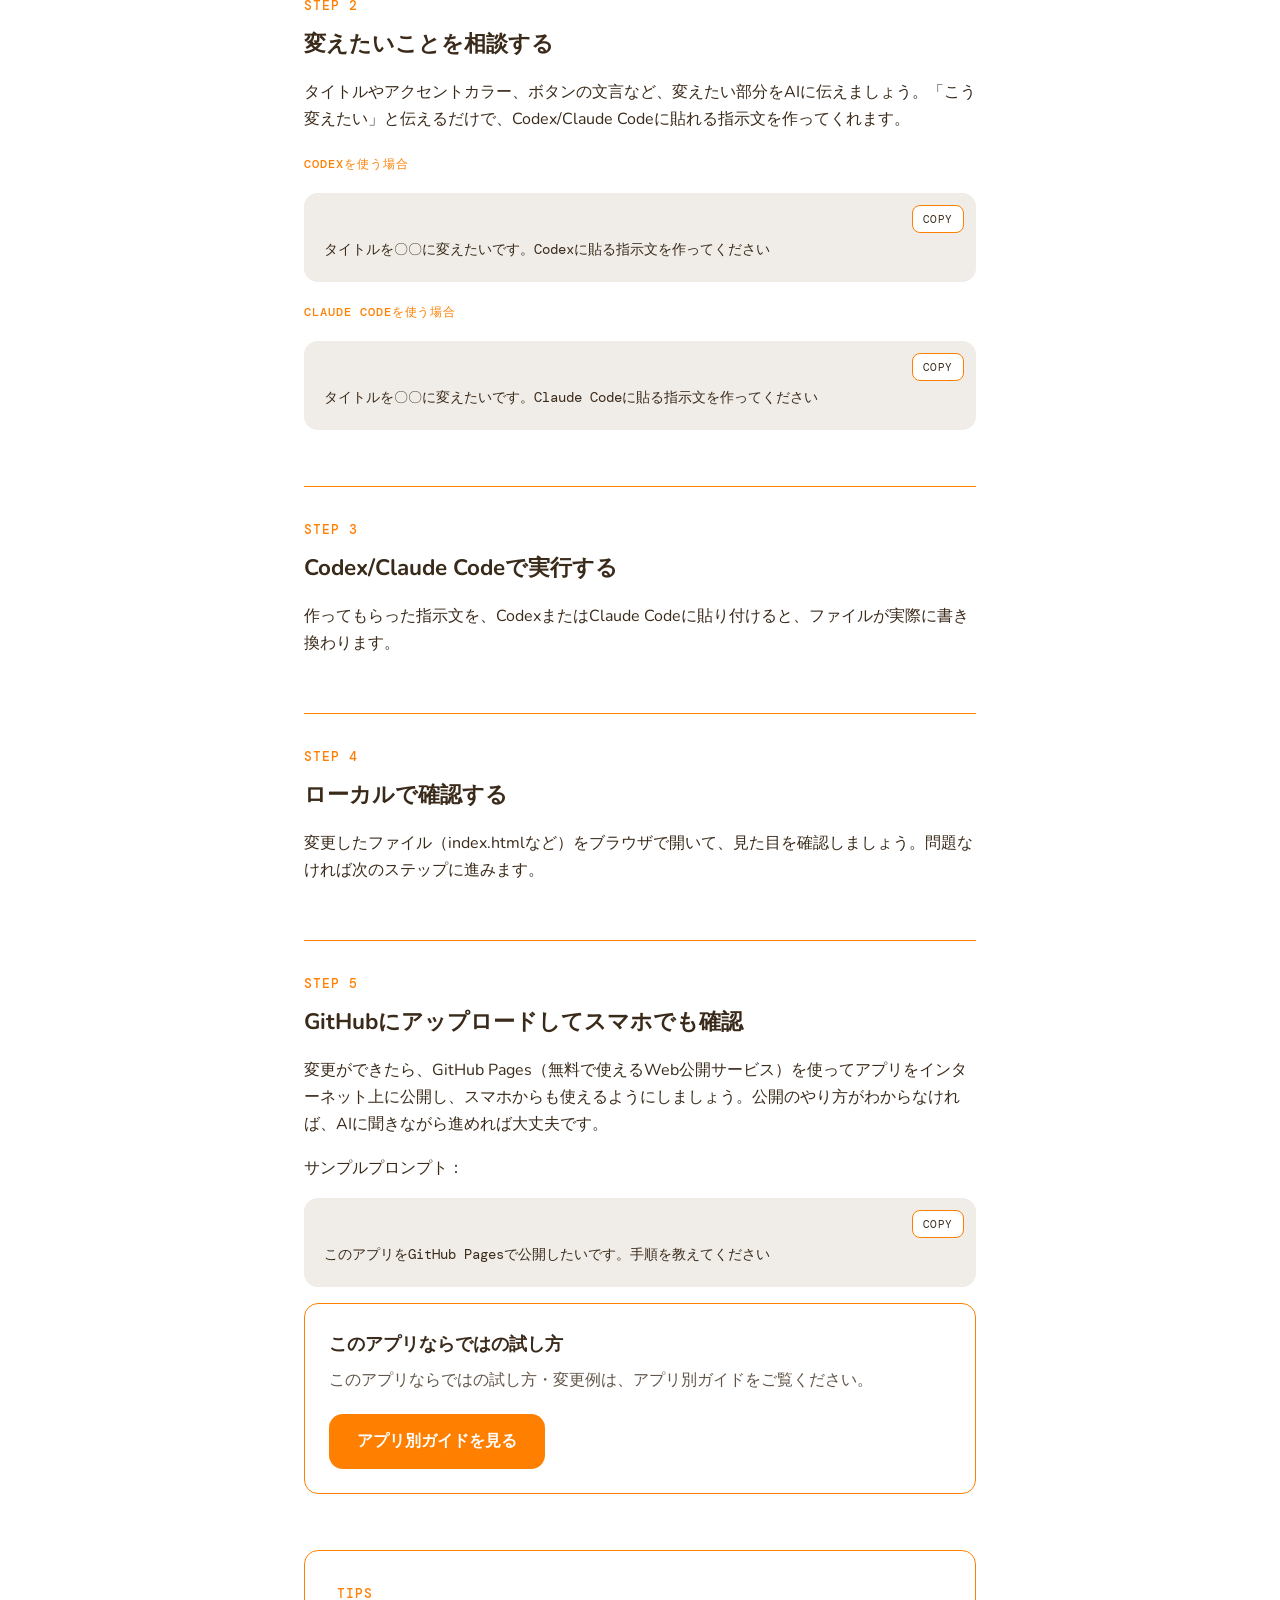
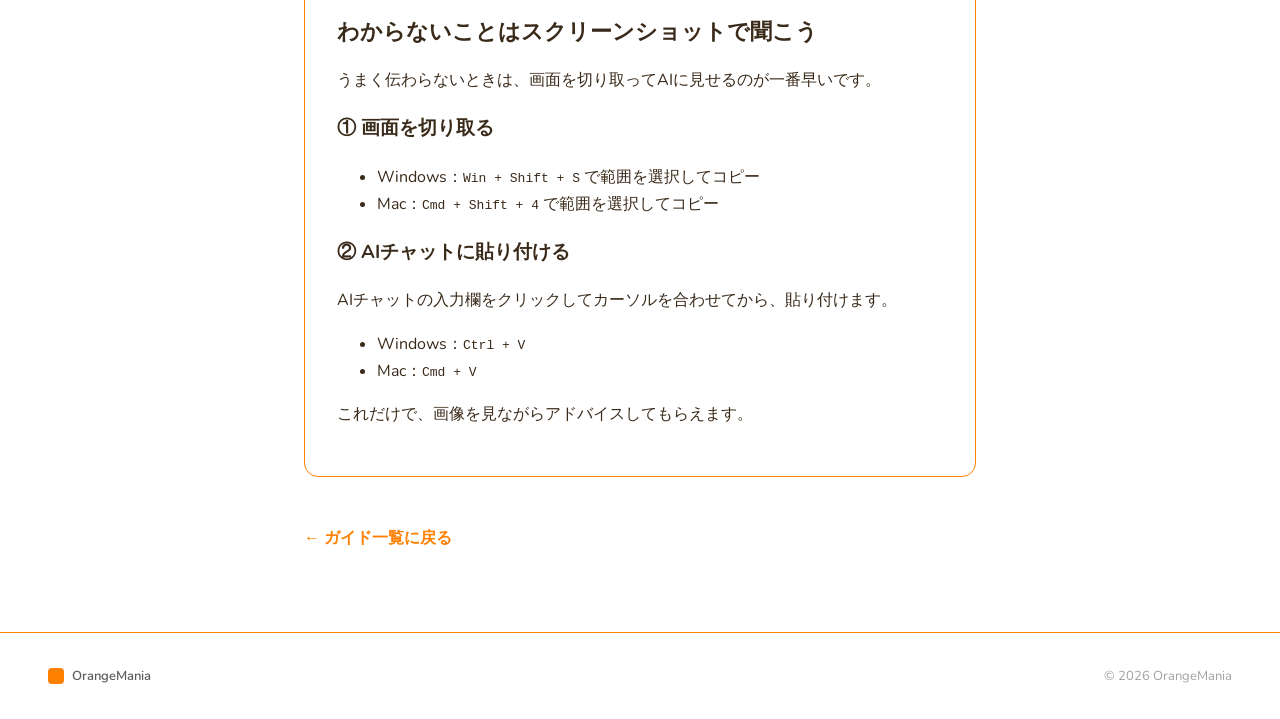
<file: guide/web/common/index.html>
<!DOCTYPE html>
<html lang="ja">
<head>
<meta charset="UTF-8">
<meta name="viewport" content="width=device-width, initial-scale=1.0">
<title>共通カスタマイズガイド | OrangeMania</title>
<link rel="stylesheet" href="../../../css/style.css">
<style>
  html { scroll-behavior: smooth; }

  .tips-jump-link {
    display: inline-block;
    margin: 0 0 32px;
    color: var(--color-accent);
    font-weight: 700;
    text-decoration: none;
  }

  .tips-jump-link:hover {
    opacity: 0.85;
  }
</style>
</head>
<body>

<header class="lp-header">
  <a href="../index.html" class="lp-logo">
    <div class="lp-logo-mark"></div>
    <span class="lp-logo-text">Orangemania Guide</span>
  </a>
  <nav class="lp-nav">
    <a href="../list/" class="lp-nav-link">ガイド一覧</a>
    <a href="../index.html" class="lp-nav-link">トップに戻る</a>
  </nav>
</header>

<main class="container">
  <span class="label">Common Guide</span>
  <h1>共通カスタマイズガイド</h1>
  <p>どのアプリにも共通の、準備から公開までの手順です。迷ったりわからないことはAIに聞きながら進めてください。</p>
  <a href="#tips-screenshot" class="tips-jump-link">→ わからないことはスクリーンショットで聞こう</a>

  <div class="card purchase-notice">
    <p>このガイドは購入済みの方向けです。まだの方は、アプリ一覧からご購入いただけます。</p>
    <a href="../list/" class="btn">アプリ一覧を見る</a>
  </div>

  <section class="step">
    <span class="step-number">STEP 0</span>
    <h2>準備する</h2>
    <p>ダウンロードしたZIPファイルを展開し、わかりやすい場所（デスクトップなど）に置きます。フォルダの置き場所やCodex/Claude Codeの準備方法がわからない場合は、AIに直接聞いてみましょう。</p>
    <span class="label">Codexを使う場合</span>
    <div class="code-block">
<button class="copy-btn" onclick="copyCode(this)">Copy</button>ダウンロードしたZIPファイルを展開しました。作業用のフォルダはどこに置くのが良いですか？また、Codexを使えるようにする準備の手順も教えてください</div>
    <span class="label">Claude Codeを使う場合</span>
    <div class="code-block">
<button class="copy-btn" onclick="copyCode(this)">Copy</button>ダウンロードしたZIPファイルを展開しました。作業用のフォルダはどこに置くのが良いですか？また、Claude Codeを使えるようにする準備の手順も教えてください</div>
  </section>

  <section class="step">
    <span class="step-number">STEP 1</span>
    <h2>AIに相談する</h2>
    <p>ChatGPTやClaudeに、アプリの中身について聞いてみましょう。ここで「何ができるアプリか」「どこを変えられそうか」を理解しておくと、この後の作業がスムーズです。</p>
    <p>サンプルプロンプト：</p>
    <div class="code-block">
<button class="copy-btn" onclick="copyCode(this)">Copy</button>このアプリのフォルダの中身を見て、何ができるアプリか教えてください</div>
  </section>

  <section class="step">
    <span class="step-number">STEP 2</span>
    <h2>変えたいことを相談する</h2>
    <p>タイトルやアクセントカラー、ボタンの文言など、変えたい部分をAIに伝えましょう。「こう変えたい」と伝えるだけで、Codex/Claude Codeに貼れる指示文を作ってくれます。</p>
    <span class="label">Codexを使う場合</span>
    <div class="code-block">
<button class="copy-btn" onclick="copyCode(this)">Copy</button>タイトルを〇〇に変えたいです。Codexに貼る指示文を作ってください</div>
    <span class="label">Claude Codeを使う場合</span>
    <div class="code-block">
<button class="copy-btn" onclick="copyCode(this)">Copy</button>タイトルを〇〇に変えたいです。Claude Codeに貼る指示文を作ってください</div>
  </section>

  <section class="step">
    <span class="step-number">STEP 3</span>
    <h2>Codex/Claude Codeで実行する</h2>
    <p>作ってもらった指示文を、CodexまたはClaude Codeに貼り付けると、ファイルが実際に書き換わります。</p>
  </section>

  <section class="step">
    <span class="step-number">STEP 4</span>
    <h2>ローカルで確認する</h2>
    <p>変更したファイル（index.htmlなど）をブラウザで開いて、見た目を確認しましょう。問題なければ次のステップに進みます。</p>
  </section>

  <section class="step">
    <span class="step-number">STEP 5</span>
    <h2>GitHubにアップロードしてスマホでも確認</h2>
    <p>変更ができたら、GitHub Pages（無料で使えるWeb公開サービス）を使ってアプリをインターネット上に公開し、スマホからも使えるようにしましょう。公開のやり方がわからなければ、AIに聞きながら進めれば大丈夫です。</p>
    <p>サンプルプロンプト：</p>
    <div class="code-block">
<button class="copy-btn" onclick="copyCode(this)">Copy</button>このアプリをGitHub Pagesで公開したいです。手順を教えてください</div>
  </section>

  <div class="card">
    <h3>このアプリならではの試し方</h3>
    <p>このアプリならではの試し方・変更例は、アプリ別ガイドをご覧ください。</p>
    <a href="../apps/" class="btn">アプリ別ガイドを見る</a>
  </div>

  <div class="tips-box" id="tips-screenshot">
    <span class="step-number">TIPS</span>
    <h2>わからないことはスクリーンショットで聞こう</h2>
    <p>うまく伝わらないときは、画面を切り取ってAIに見せるのが一番早いです。</p>
    <h3>① 画面を切り取る</h3>
    <ul>
      <li>Windows：<code>Win + Shift + S</code> で範囲を選択してコピー</li>
      <li>Mac：<code>Cmd + Shift + 4</code> で範囲を選択してコピー</li>
    </ul>
    <h3>② AIチャットに貼り付ける</h3>
    <p>AIチャットの入力欄をクリックしてカーソルを合わせてから、貼り付けます。</p>
    <ul>
      <li>Windows：<code>Ctrl + V</code></li>
      <li>Mac：<code>Cmd + V</code></li>
    </ul>
    <p>これだけで、画像を見ながらアドバイスしてもらえます。</p>
  </div>

  <a href="../list/" class="back-link">← ガイド一覧に戻る</a>
</main>

<footer class="lp-footer">
  <div class="lp-footer-brand">
    <div class="lp-footer-mark"></div>
    <span class="lp-footer-name">OrangeMania</span>
  </div>
  <span class="lp-footer-copy">&copy; 2026 OrangeMania</span>
</footer>

<script>
function copyCode(btn) {
  const text = btn.parentElement.textContent.replace('Copy', '').trim();
  navigator.clipboard.writeText(text).then(() => {
    const original = btn.textContent;
    btn.textContent = 'Copied';
    setTimeout(() => { btn.textContent = original; }, 1500);
  });
}
</script>

</body>
</html>
</file>
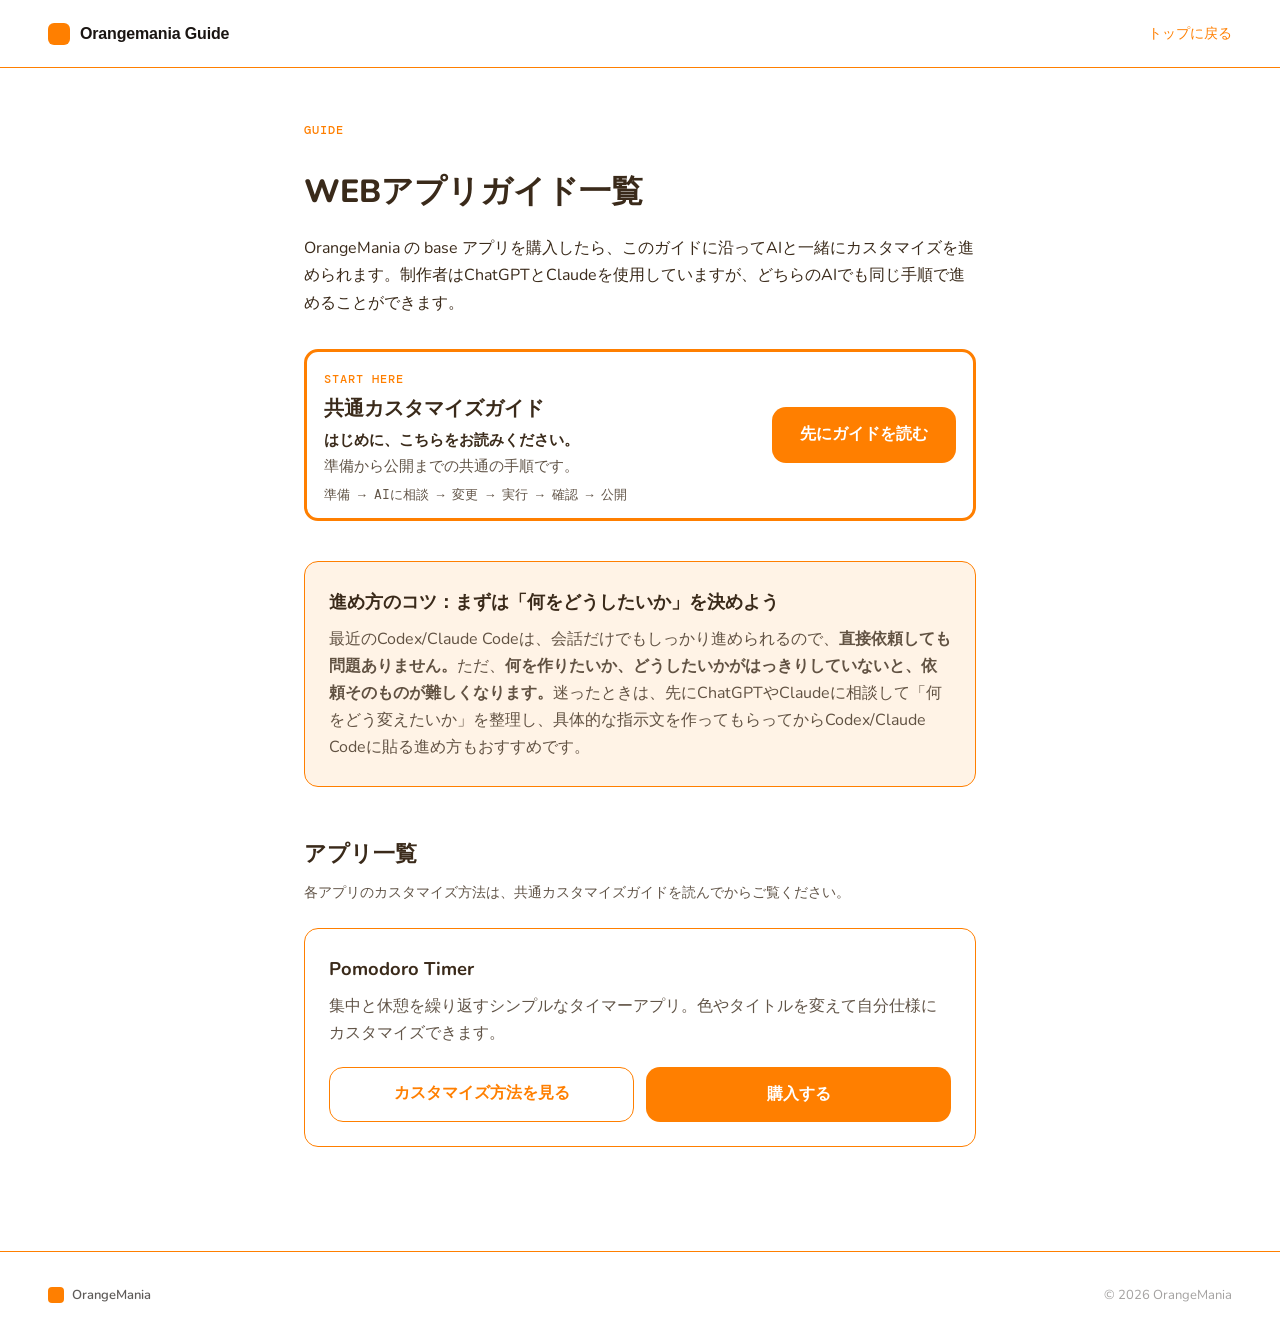
<file: guide/web/list/index.html>
<!DOCTYPE html>
<html lang="ja">
<head>
<meta charset="UTF-8">
<meta name="viewport" content="width=device-width, initial-scale=1.0">
<title>WEBアプリ一覧 | OrangeMania</title>
<link rel="stylesheet" href="../../../css/style.css">
<style>
  .common-guide {
    background: #fff;
    color: var(--color-text);
    border: 3px solid var(--color-accent);
    border-radius: var(--radius);
    box-shadow: none;
    padding: 13px;
    margin: 32px 0 40px;
  }
  .common-guide h2 { margin: 2px 0 4px; font-size: 1.25rem; line-height: 1.5; color: var(--color-text); }
  .common-guide p { line-height: 1.7; margin: 0 0 4px; font-size: 0.95rem; color: var(--color-text); }
  .common-guide .common-guide-lead strong { font-weight: 800; }
  .common-guide .common-guide-lead strong, .common-guide .common-guide-sub { display: inline-block; }
  .common-guide .common-guide-sub { opacity: 0.8; }
  .common-guide .common-guide-flow {
    font-family: 'DM Mono', monospace;
    font-size: 0.8rem;
    margin: 0 0 12px;
    opacity: 0.8;
    text-wrap: balance;
  }
  .common-guide .common-guide-flow span { white-space: nowrap; }
  @media (max-width: 640px) { .common-guide .common-guide-lead { font-size: 0.85rem; letter-spacing: 0; } }
  @media (min-width: 641px) {
    .common-guide {
      display: flex;
      align-items: center;
      justify-content: space-between;
      gap: 32px;
      padding: 13px 17px;
    }
    .common-guide .common-guide-flow { margin-bottom: 0; }
    .common-guide .btn { flex-shrink: 0; }
  }
  .tip-highlight p:last-child { margin-bottom: 0; }
  .list-note { font-size: 0.875rem; opacity: 0.8; margin: -8px 0 8px; }
</style>
</head>
<body>

<header class="lp-header">
  <a href="../index.html" class="lp-logo">
    <div class="lp-logo-mark"></div>
    <span class="lp-logo-text">Orangemania Guide</span>
  </a>
  <nav class="lp-nav">
    <a href="../index.html" class="lp-nav-link">トップに戻る</a>
  </nav>
</header>

<main class="container">
  <span class="label">Guide</span>
  <h1>WEBアプリガイド一覧</h1>
  <p>OrangeMania の base アプリを購入したら、このガイドに沿ってAIと一緒にカスタマイズを進められます。制作者はChatGPTとClaudeを使用していますが、どちらのAIでも同じ手順で進めることができます。</p>

  <section class="common-guide">
    <div class="common-guide-body">
    <span class="label">START HERE</span>
    <h2>共通カスタマイズガイド</h2>
    <p class="common-guide-lead"><strong>はじめに、こちらをお読みください。</strong><span class="common-guide-sub">準備から公開までの共通の手順です。</span></p>
    <p class="common-guide-flow"><span>準備 →</span> <span>AIに相談 →</span> <span>変更 →</span> <span>実行 →</span> <span>確認 →</span> <span>公開</span></p>
    </div>
    <a href="../common/" class="btn">先にガイドを読む</a>
  </section>

  <div class="card tip-highlight">
    <h3>進め方のコツ：まずは「何をどうしたいか」を決めよう</h3>
    <p>最近のCodex/Claude Codeは、会話だけでもしっかり進められるので、<strong>直接依頼しても問題ありません。</strong>ただ、<strong>何を作りたいか、どうしたいかがはっきりしていないと、依頼そのものが難しくなります。</strong>迷ったときは、先にChatGPTやClaudeに相談して「何をどう変えたいか」を整理し、具体的な指示文を作ってもらってからCodex/Claude Codeに貼る進め方もおすすめです。</p>
  </div>

  <h2>アプリ一覧</h2>
  <p class="list-note">各アプリのカスタマイズ方法は、共通カスタマイズガイドを読んでからご覧ください。</p>
  <div class="card-grid">
    <div class="card">
      <h3>Pomodoro Timer</h3>
      <p>集中と休憩を繰り返すシンプルなタイマーアプリ。色やタイトルを変えて自分仕様にカスタマイズできます。</p>
      <div class="card-actions">
        <a href="../apps/#pomodoro" class="btn-outline">カスタマイズ方法を見る</a>
        <a href="https://note.com/orangemania_wdp/n/n3e094d4dc335" class="btn" target="_blank" rel="noopener noreferrer">購入する</a>
      </div>
    </div>
    <!-- 今後アプリが増えたら、このカードを複製して追加してください -->
  </div>
</main>

<footer class="lp-footer">
  <div class="lp-footer-brand">
    <div class="lp-footer-mark"></div>
    <span class="lp-footer-name">OrangeMania</span>
  </div>
  <span class="lp-footer-copy">&copy; 2026 OrangeMania</span>
</footer>

</body>
</html>
</file>
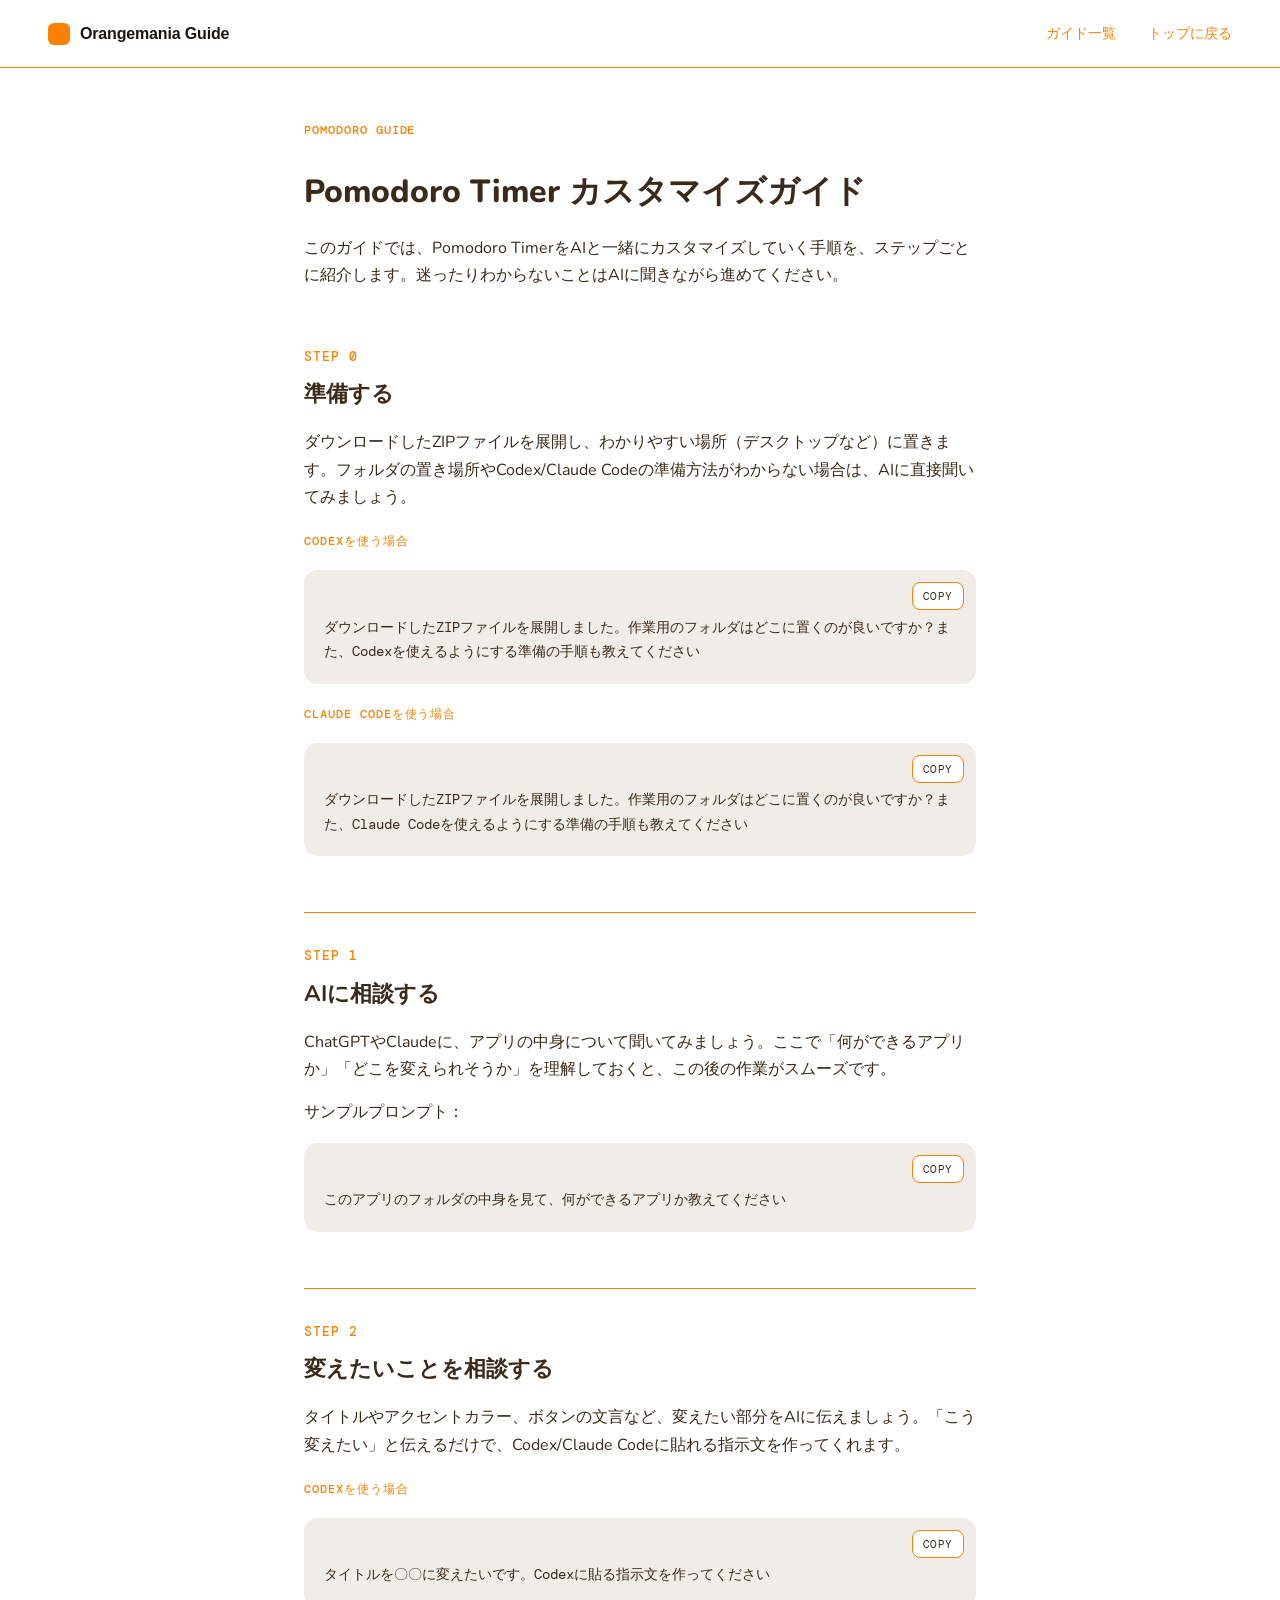
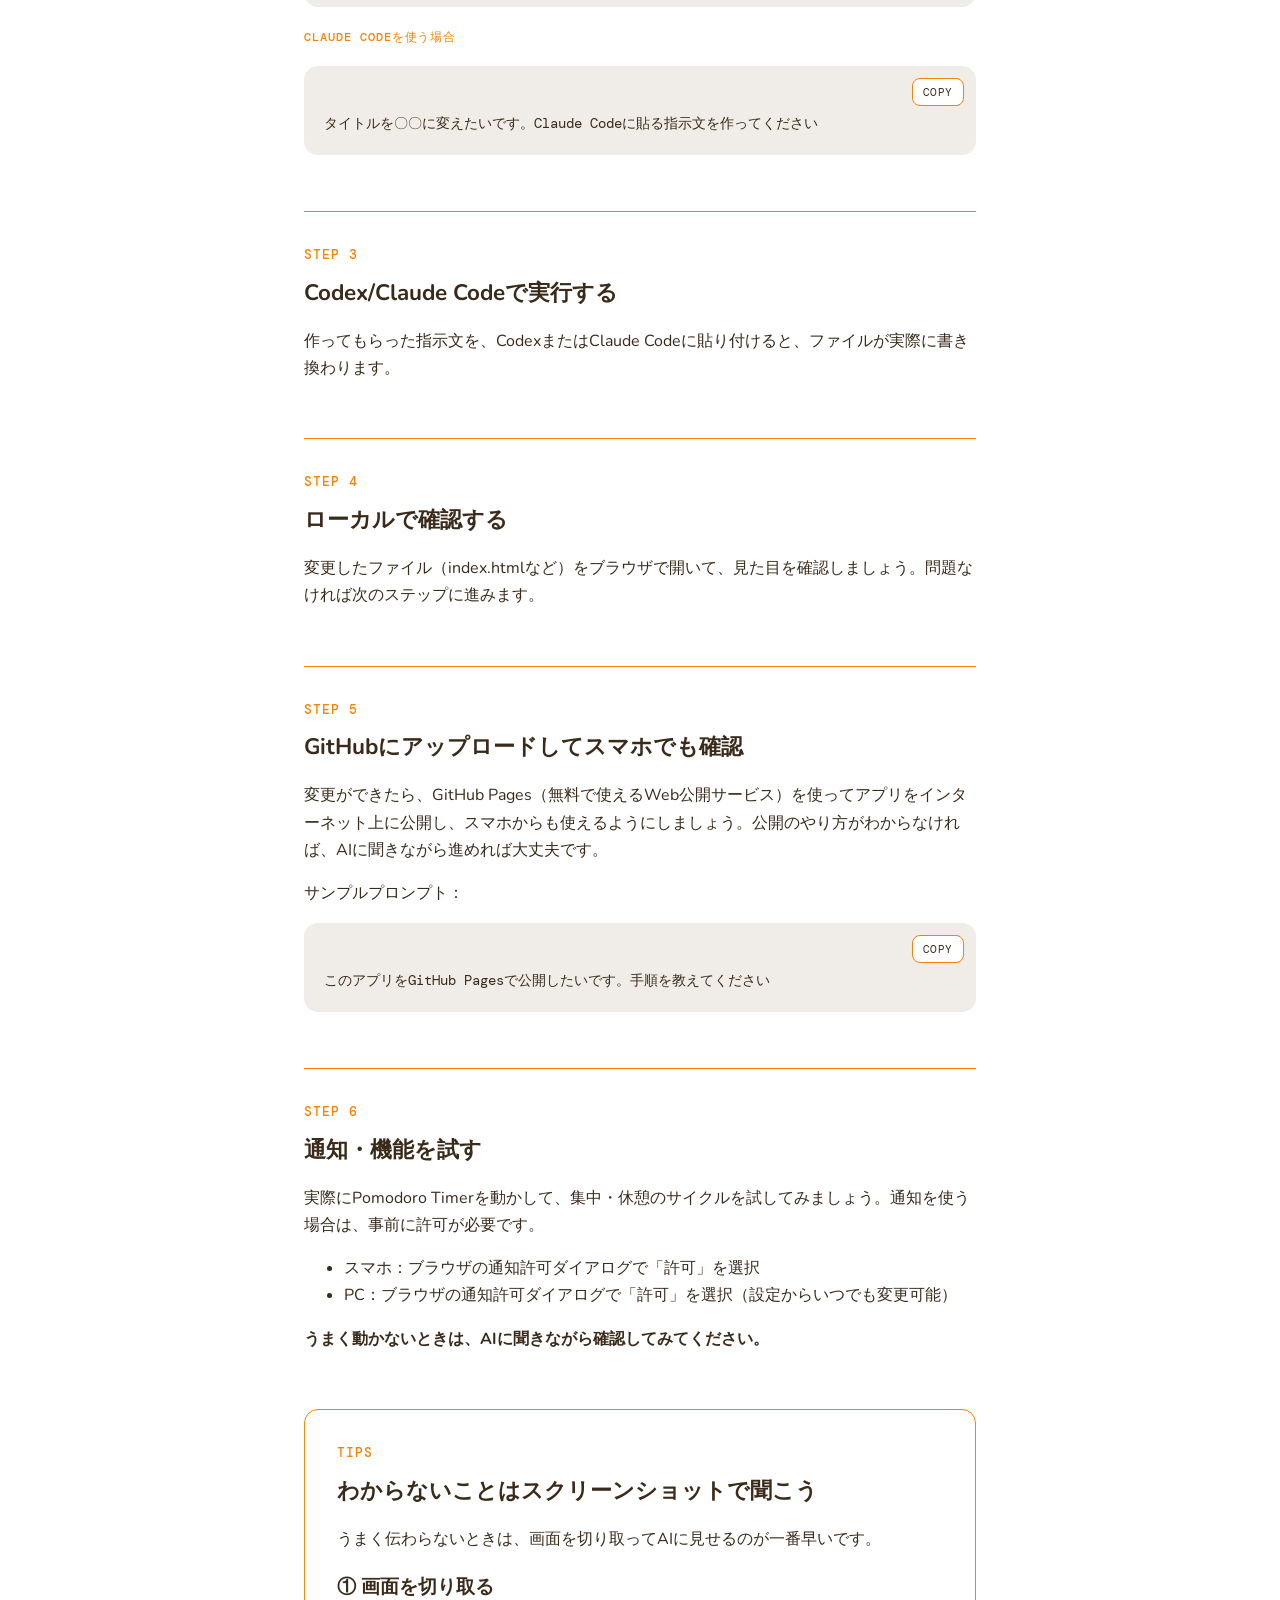
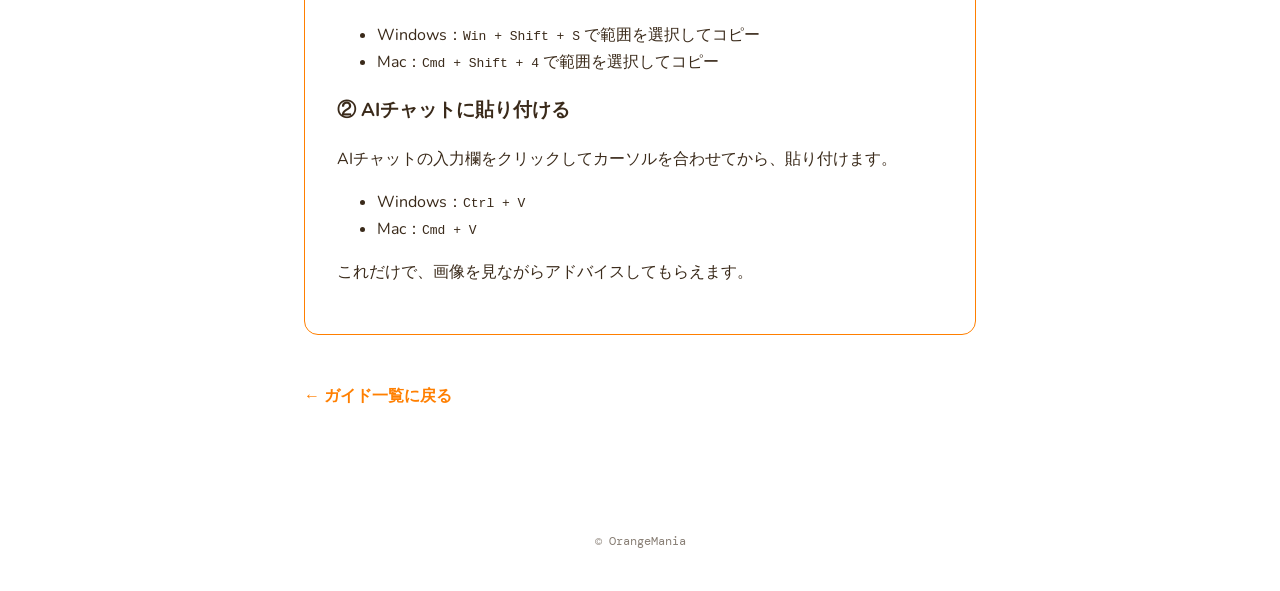
<file: guide/web/pomodoro/index.html>
<!DOCTYPE html>
<html lang="ja">
<head>
<meta charset="UTF-8">
<meta name="viewport" content="width=device-width, initial-scale=1.0">
<title>Pomodoro Timer カスタマイズガイド | OrangeMania</title>
<link rel="stylesheet" href="../../../css/style.css">
</head>
<body>

<header class="lp-header">
  <a href="../../../index.html" class="lp-logo">
    <div class="lp-logo-mark"></div>
    <span class="lp-logo-text">Orangemania Guide</span>
  </a>
  <nav class="lp-nav">
    <a href="../index.html" class="lp-nav-link">ガイド一覧</a>
    <a href="../../../index.html" class="lp-nav-link">トップに戻る</a>
  </nav>
</header>

<main class="container">
  <span class="label">Pomodoro Guide</span>
  <h1>Pomodoro Timer カスタマイズガイド</h1>
  <p>このガイドでは、Pomodoro TimerをAIと一緒にカスタマイズしていく手順を、ステップごとに紹介します。迷ったりわからないことはAIに聞きながら進めてください。</p>

  <section class="step">
    <span class="step-number">STEP 0</span>
    <h2>準備する</h2>
    <p>ダウンロードしたZIPファイルを展開し、わかりやすい場所（デスクトップなど）に置きます。フォルダの置き場所やCodex/Claude Codeの準備方法がわからない場合は、AIに直接聞いてみましょう。</p>
    <span class="label">Codexを使う場合</span>
    <div class="code-block">
<button class="copy-btn" onclick="copyCode(this)">Copy</button>ダウンロードしたZIPファイルを展開しました。作業用のフォルダはどこに置くのが良いですか？また、Codexを使えるようにする準備の手順も教えてください</div>
    <span class="label">Claude Codeを使う場合</span>
    <div class="code-block">
<button class="copy-btn" onclick="copyCode(this)">Copy</button>ダウンロードしたZIPファイルを展開しました。作業用のフォルダはどこに置くのが良いですか？また、Claude Codeを使えるようにする準備の手順も教えてください</div>
  </section>

  <section class="step">
    <span class="step-number">STEP 1</span>
    <h2>AIに相談する</h2>
    <p>ChatGPTやClaudeに、アプリの中身について聞いてみましょう。ここで「何ができるアプリか」「どこを変えられそうか」を理解しておくと、この後の作業がスムーズです。</p>
    <p>サンプルプロンプト：</p>
    <div class="code-block">
<button class="copy-btn" onclick="copyCode(this)">Copy</button>このアプリのフォルダの中身を見て、何ができるアプリか教えてください</div>
  </section>

  <section class="step">
    <span class="step-number">STEP 2</span>
    <h2>変えたいことを相談する</h2>
    <p>タイトルやアクセントカラー、ボタンの文言など、変えたい部分をAIに伝えましょう。「こう変えたい」と伝えるだけで、Codex/Claude Codeに貼れる指示文を作ってくれます。</p>
    <span class="label">Codexを使う場合</span>
    <div class="code-block">
<button class="copy-btn" onclick="copyCode(this)">Copy</button>タイトルを〇〇に変えたいです。Codexに貼る指示文を作ってください</div>
    <span class="label">Claude Codeを使う場合</span>
    <div class="code-block">
<button class="copy-btn" onclick="copyCode(this)">Copy</button>タイトルを〇〇に変えたいです。Claude Codeに貼る指示文を作ってください</div>
  </section>

  <section class="step">
    <span class="step-number">STEP 3</span>
    <h2>Codex/Claude Codeで実行する</h2>
    <p>作ってもらった指示文を、CodexまたはClaude Codeに貼り付けると、ファイルが実際に書き換わります。</p>
  </section>

  <section class="step">
    <span class="step-number">STEP 4</span>
    <h2>ローカルで確認する</h2>
    <p>変更したファイル（index.htmlなど）をブラウザで開いて、見た目を確認しましょう。問題なければ次のステップに進みます。</p>
  </section>

  <section class="step">
    <span class="step-number">STEP 5</span>
    <h2>GitHubにアップロードしてスマホでも確認</h2>
    <p>変更ができたら、GitHub Pages（無料で使えるWeb公開サービス）を使ってアプリをインターネット上に公開し、スマホからも使えるようにしましょう。公開のやり方がわからなければ、AIに聞きながら進めれば大丈夫です。</p>
    <p>サンプルプロンプト：</p>
    <div class="code-block">
<button class="copy-btn" onclick="copyCode(this)">Copy</button>このアプリをGitHub Pagesで公開したいです。手順を教えてください</div>
  </section>

  <section class="step">
    <span class="step-number">STEP 6</span>
    <h2>通知・機能を試す</h2>
    <p>実際にPomodoro Timerを動かして、集中・休憩のサイクルを試してみましょう。通知を使う場合は、事前に許可が必要です。</p>
    <ul>
      <li>スマホ：ブラウザの通知許可ダイアログで「許可」を選択</li>
      <li>PC：ブラウザの通知許可ダイアログで「許可」を選択（設定からいつでも変更可能）</li>
    </ul>
    <p><strong>うまく動かないときは、AIに聞きながら確認してみてください。</strong></p>
  </section>

  <div class="tips-box">
    <span class="step-number">TIPS</span>
    <h2>わからないことはスクリーンショットで聞こう</h2>
    <p>うまく伝わらないときは、画面を切り取ってAIに見せるのが一番早いです。</p>
    <h3>① 画面を切り取る</h3>
    <ul>
      <li>Windows：<code>Win + Shift + S</code> で範囲を選択してコピー</li>
      <li>Mac：<code>Cmd + Shift + 4</code> で範囲を選択してコピー</li>
    </ul>
    <h3>② AIチャットに貼り付ける</h3>
    <p>AIチャットの入力欄をクリックしてカーソルを合わせてから、貼り付けます。</p>
    <ul>
      <li>Windows：<code>Ctrl + V</code></li>
      <li>Mac：<code>Cmd + V</code></li>
    </ul>
    <p>これだけで、画像を見ながらアドバイスしてもらえます。</p>
  </div>

  <a href="../index.html" class="back-link">← ガイド一覧に戻る</a>
</main>

<footer class="footer">&copy; OrangeMania</footer>

<script>
function copyCode(btn) {
  const text = btn.parentElement.textContent.replace('Copy', '').trim();
  navigator.clipboard.writeText(text).then(() => {
    const original = btn.textContent;
    btn.textContent = 'Copied';
    setTimeout(() => { btn.textContent = original; }, 1500);
  });
}
</script>

</body>
</html>
</file>
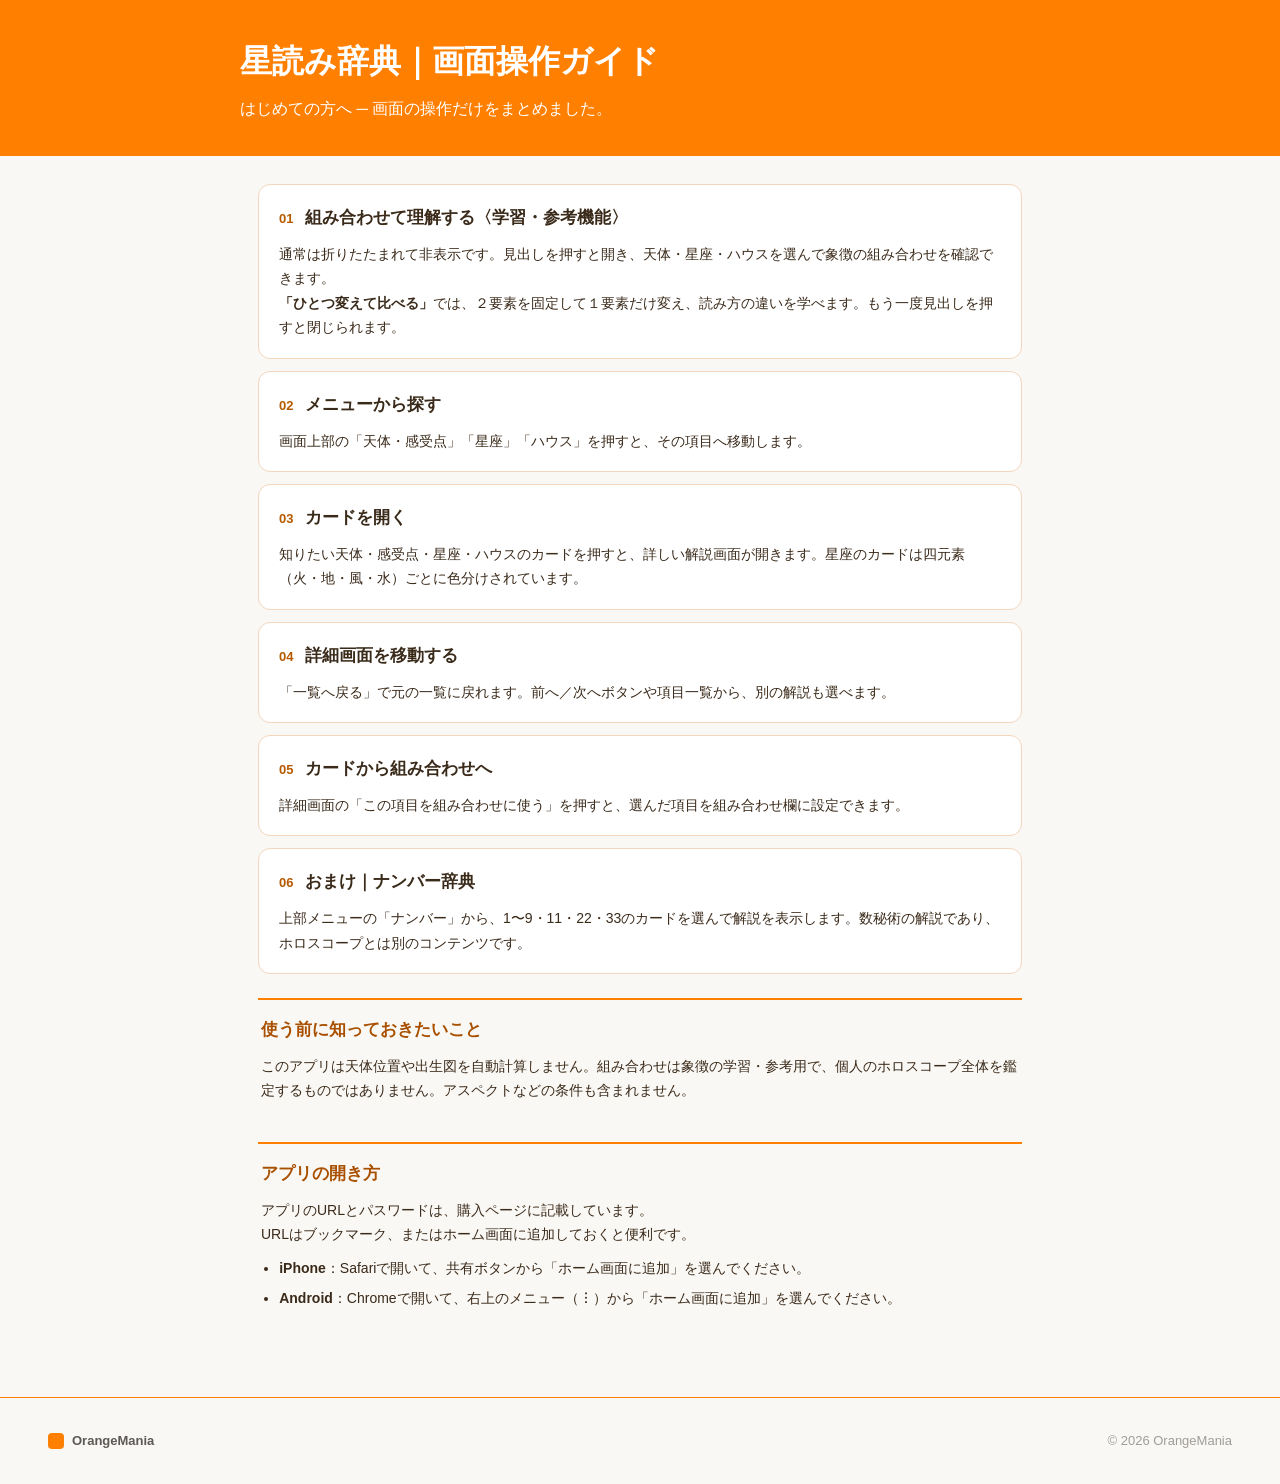
<file: guide/web/list/hoshiyomi/index.html>
<!DOCTYPE html>
<html lang="ja"><head><meta charset="utf-8"/><meta content="width=device-width, initial-scale=1" name="viewport"/><meta content="星読み辞典の画面操作を短く説明するクイックガイド" name="description"/><title>星読み辞典｜画面操作ガイド</title><link rel="icon" href="favicon.svg" type="image/svg+xml"/><link rel="icon" href="favicon-32.png" type="image/png" sizes="32x32"/><link rel="apple-touch-icon" sizes="180x180" href="apple-touch-icon.png"/><style>*{box-sizing:border-box}html{scroll-behavior:smooth}body{margin:0;background:#faf8f4;color:#3a2a1a;font-family:-apple-system,BlinkMacSystemFont,"Hiragino Kaku Gothic ProN","Yu Gothic",Meiryo,sans-serif;line-height:1.75}header{background:#ff7f00;color:#fff;padding:33px 20px}header .wrap{max-width:800px;margin:auto}h1{font-size:clamp(23px,4vw,32px);margin:0}header p{margin:6px 0 0}main{max-width:800px;padding:28px 18px 65px;margin:auto}.steps{display:grid;gap:12px}.step{background:#fff;border:1px solid #f2d6bd;border-radius:12px;padding:18px 20px;box-shadow:none}.line{display:flex;gap:12px;align-items:baseline}em{font-size:13px;color:#b65a00;font-style:normal;font-weight:bold}h2{font-size:17px;margin:0;color:#3a2a1a}section p{margin:9px 0 0;font-size:14px}.note{margin-top:24px;border-top:2px solid #ff7f00;padding:15px 3px}.note h2{color:#a85000}.note p{font-size:14px}a{color:#a84d00}a:focus-visible{outline:3px solid #ff7f00;outline-offset:4px}.how{margin:9px 0 0;padding-left:1.3em;font-size:14px}.how li{margin:6px 0}.lp-footer{margin-top:auto;padding:32px 48px;border-top:1px solid #FF7F00;display:flex;align-items:center;justify-content:space-between}.lp-footer-brand{display:flex;align-items:center;gap:8px}.lp-footer-mark{width:16px;height:16px;background:#FF7F00;border-radius:4px}.lp-footer-name{font-size:13px;font-weight:600;color:oklch(0.2 0.01 60 / 0.7)}.lp-footer-copy{font-size:13px;color:oklch(0.2 0.01 60 / 0.4)}@media print{header{background:#fff;color:#3a2a1a}.step{break-inside:avoid}}</style></head><body><header><div class="wrap"><h1>星読み辞典｜画面操作ガイド</h1><p>はじめての方へ ─ 画面の操作だけをまとめました。</p></div></header><main><div class="steps"><section class="step"><div class="line"><em>01</em><h2>組み合わせて理解する〈学習・参考機能〉</h2></div><p>通常は折りたたまれて非表示です。見出しを押すと開き、天体・星座・ハウスを選んで象徴の組み合わせを確認できます。<br/><strong>「ひとつ変えて比べる」</strong>では、２要素を固定して１要素だけ変え、読み方の違いを学べます。もう一度見出しを押すと閉じられます。</p></section><section class="step"><div class="line"><em>02</em><h2>メニューから探す</h2></div><p>画面上部の「天体・感受点」「星座」「ハウス」を押すと、その項目へ移動します。</p></section><section class="step"><div class="line"><em>03</em><h2>カードを開く</h2></div><p>知りたい天体・感受点・星座・ハウスのカードを押すと、詳しい解説画面が開きます。星座のカードは四元素（火・地・風・水）ごとに色分けされています。</p></section><section class="step"><div class="line"><em>04</em><h2>詳細画面を移動する</h2></div><p>「一覧へ戻る」で元の一覧に戻れます。前へ／次へボタンや項目一覧から、別の解説も選べます。</p></section><section class="step"><div class="line"><em>05</em><h2>カードから組み合わせへ</h2></div><p>詳細画面の「この項目を組み合わせに使う」を押すと、選んだ項目を組み合わせ欄に設定できます。</p></section><section class="step"><div class="line"><em>06</em><h2>おまけ｜ナンバー辞典</h2></div><p>上部メニューの「ナンバー」から、1〜9・11・22・33のカードを選んで解説を表示します。数秘術の解説であり、ホロスコープとは別のコンテンツです。</p></section></div><section class="note"><h2>使う前に知っておきたいこと</h2><p>このアプリは天体位置や出生図を自動計算しません。組み合わせは象徴の学習・参考用で、個人のホロスコープ全体を鑑定するものではありません。アスペクトなどの条件も含まれません。</p></section><section class="note"><h2>アプリの開き方</h2><p>アプリのURLとパスワードは、購入ページに記載しています。<br/>URLはブックマーク、またはホーム画面に追加しておくと便利です。</p><ul class="how"><li><strong>iPhone</strong>：Safariで開いて、共有ボタンから「ホーム画面に追加」を選んでください。</li><li><strong>Android</strong>：Chromeで開いて、右上のメニュー（︙）から「ホーム画面に追加」を選んでください。</li></ul></section></main><footer class="lp-footer"><div class="lp-footer-brand"><div class="lp-footer-mark"></div><span class="lp-footer-name">OrangeMania</span></div><span class="lp-footer-copy">&copy; 2026 OrangeMania</span></footer></body></html>
</file>
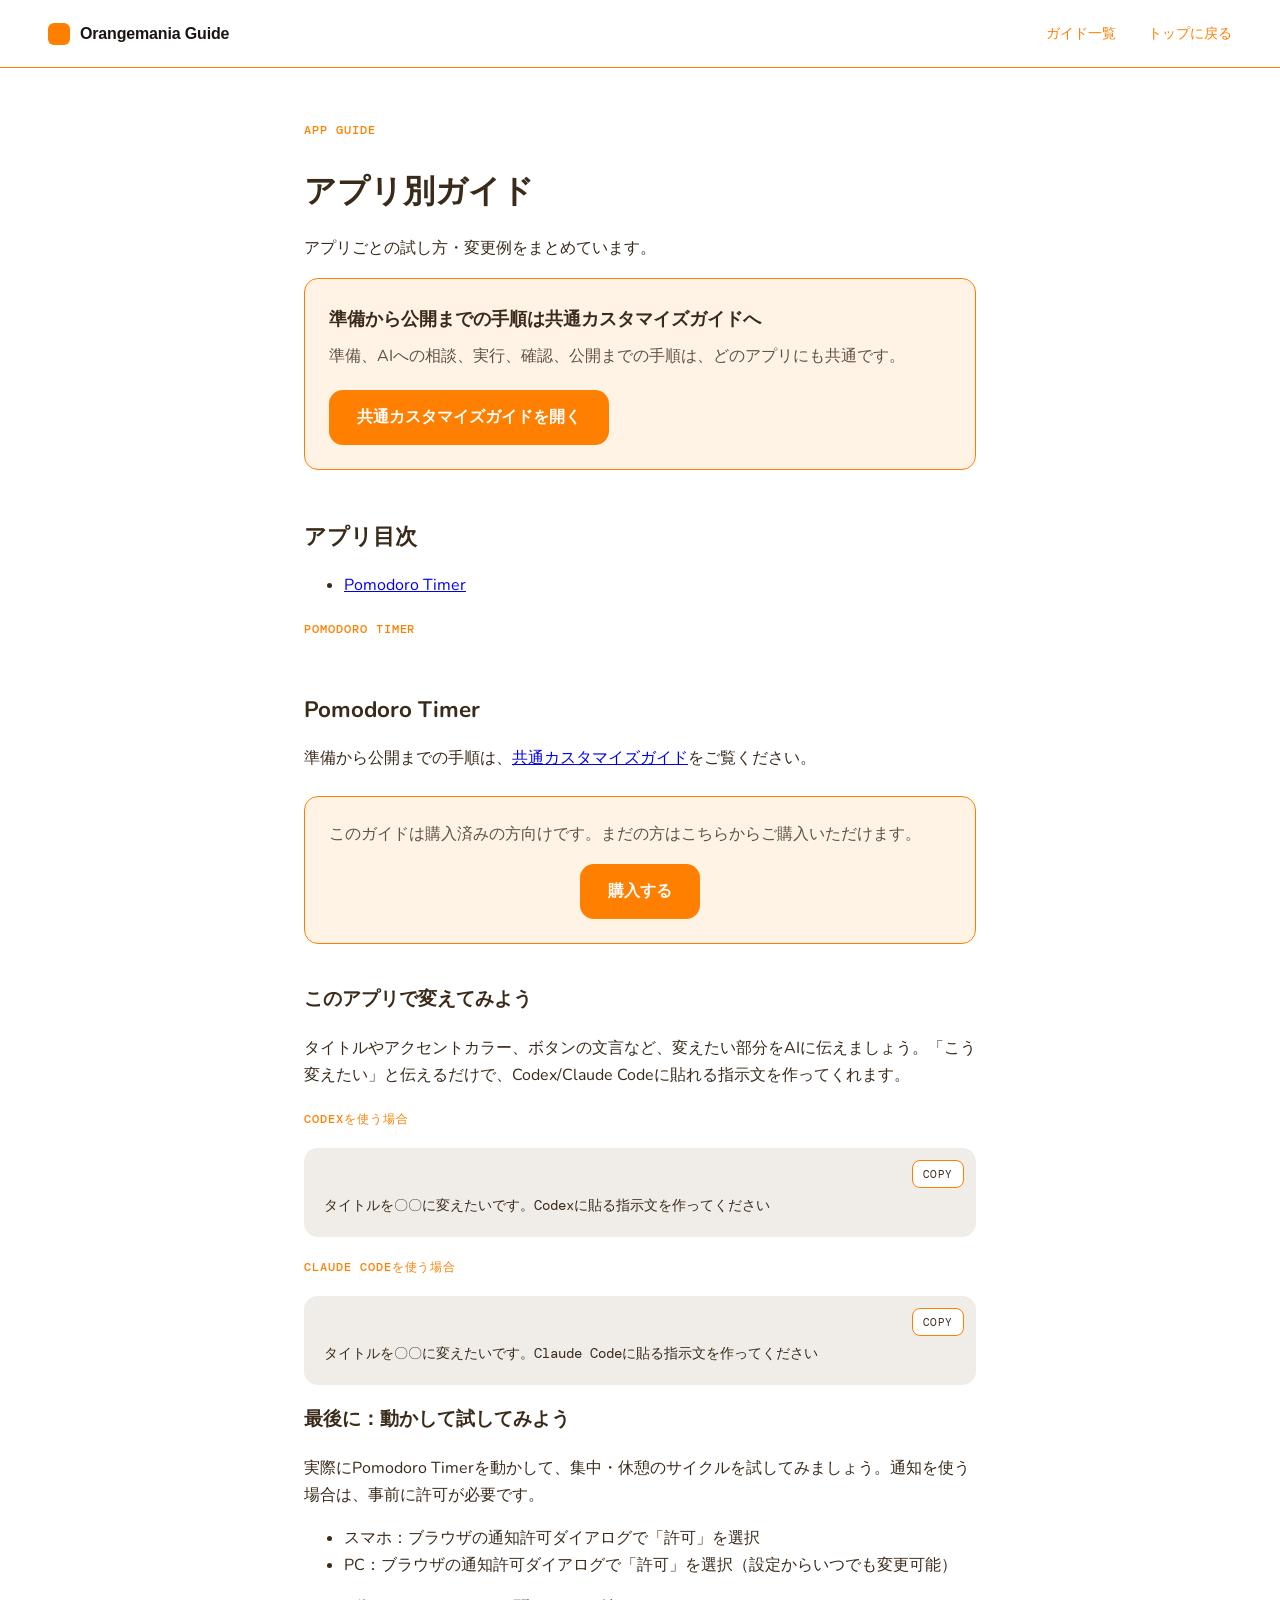
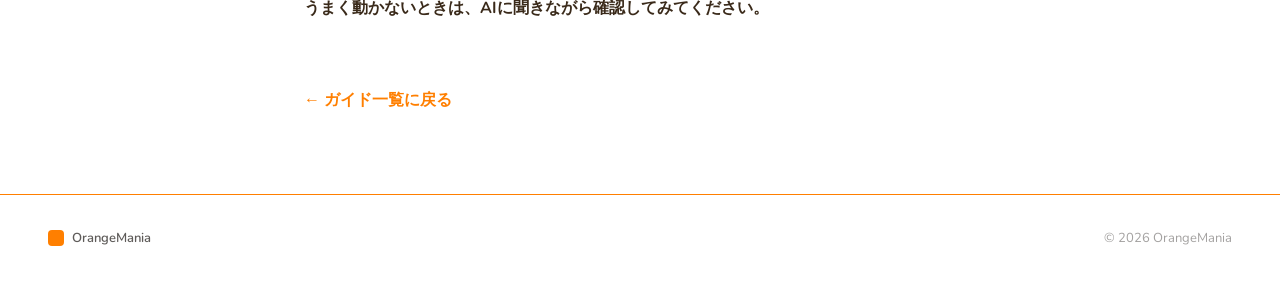
<file: guide/web/list/pomodoro/index.html>
<!DOCTYPE html>
<html lang="ja">
<head>
<meta charset="UTF-8">
<meta name="viewport" content="width=device-width, initial-scale=1.0">
<meta http-equiv="refresh" content="0; url=../../apps/#pomodoro">
<title>ページが移動しました | OrangeMania</title>
<link rel="stylesheet" href="../../../../css/style.css">
<script>location.replace('../../apps/#pomodoro');</script>
</head>
<body>
<main class="container">
  <p>ページが移動しました。<a href="../../apps/#pomodoro">こちらをクリックしてください</a></p>
</main>
</body>
</html>
</file>
<file: css/style.css>
/* OrangeMania Guide - 共通スタイル */

@import url('https://fonts.googleapis.com/css2?family=Nunito:wght@400;600;700;800&family=DM+Mono:wght@400;500&display=swap');

:root {
  --color-accent: #FF7F00;
  --color-bg: #FFFFFF;
  --color-text: #3a2a1a;
  --color-code-bg: #f0ede8;
  --radius: 14px;
}

* {
  box-sizing: border-box;
}

body {
  margin: 0;
  background: var(--color-bg);
  color: var(--color-text);
  font-family: 'Nunito', sans-serif;
  line-height: 1.7;
  -webkit-font-smoothing: antialiased;
}

.container {
  max-width: 720px;
  margin: 0 auto;
  padding: 48px 24px 80px;
}

/* 見出し */
h1 {
  font-size: 2rem;
  font-weight: 800;
  margin-bottom: 16px;
}

h2 {
  font-size: 1.4rem;
  font-weight: 700;
  margin-top: 48px;
  margin-bottom: 16px;
}

p {
  margin: 0 0 16px;
}

/* ラベル（英字大文字 + モノスペース） */
.label {
  font-family: 'DM Mono', monospace;
  font-size: 0.75rem;
  letter-spacing: 0.08em;
  text-transform: uppercase;
  color: var(--color-accent);
  font-weight: 500;
}

/* ボタン */
.btn {
  display: inline-block;
  background: var(--color-accent);
  color: #fff;
  text-decoration: none;
  padding: 14px 28px;
  border-radius: var(--radius);
  font-weight: 700;
  box-shadow: none;
  border: none;
  transition: opacity 0.15s ease;
}

.btn:hover {
  opacity: 0.85;
}

.btn-outline {
  display: inline-block;
  background: transparent;
  color: var(--color-accent);
  text-decoration: none;
  padding: 12px 24px;
  border-radius: var(--radius);
  font-weight: 700;
  border: 1.5px solid var(--color-accent);
}

/* ターゲット読者リスト */
.audience-list {
  list-style: none;
  padding: 0;
  margin: 24px 0;
}

.audience-list li {
  padding: 16px 20px;
  background: #fff;
  border-radius: var(--radius);
  border: 1px solid #eee6da;
  margin-bottom: 12px;
}

/* アプリカード */
.card-grid {
  display: grid;
  grid-template-columns: 1fr;
  gap: 16px;
  margin: 24px 0;
}

.card {
  background: #fff;
  border: 1px solid #FF7F00;
  border-radius: var(--radius);
  padding: 24px;
  box-shadow: none;
}

.card h3 {
  margin: 0 0 8px;
  font-size: 1.15rem;
}

.card p {
  opacity: 0.8;
  margin-bottom: 20px;
}

.card-actions {
  display: flex;
  flex-wrap: wrap;
  gap: 12px;
}

.card-actions .btn,
.card-actions .btn-outline {
  flex: 1 1 160px;
  text-align: center;
}

.tip-highlight {
  background: #FFF3E6;
}

/* 未購入者向け導線ボックス */
.purchase-notice {
  background: #FFF3E6;
  margin: 24px 0 40px;
  text-align: center;
}

.purchase-notice p {
  margin-bottom: 16px;
  text-align: left;
}

/* ステップセクション */
.step {
  margin-top: 56px;
  padding-top: 32px;
  border-top: 1px solid #FF7F00;
}

.step:first-of-type {
  border-top: none;
  padding-top: 0;
}

.step-number {
  font-family: 'DM Mono', monospace;
  font-size: 0.8rem;
  letter-spacing: 0.08em;
  color: var(--color-accent);
  font-weight: 500;
  display: block;
  margin-bottom: 8px;
}

/* TIPSボックス */
.tips-box {
  margin-top: 56px;
  padding: 32px;
  background: #fff;
  border: 1px solid #FF7F00;
  border-radius: var(--radius);
  box-shadow: none;
}

/* STEP番号・TIPSラベル直後の見出しは間隔を詰める */
.step h2,
.tips-box h2 {
  margin-top: 0;
}

/* コードブロック */
.code-block {
  position: relative;
  background: var(--color-code-bg);
  border-radius: var(--radius);
  padding: 20px;
  margin: 16px 0;
  font-family: 'DM Mono', monospace;
  font-size: 0.9rem;
  white-space: pre-wrap;
  word-break: break-word;
}

.copy-btn {
  position: absolute;
  top: 12px;
  right: 12px;
  font-family: 'DM Mono', monospace;
  font-size: 0.7rem;
  letter-spacing: 0.05em;
  text-transform: uppercase;
  background: #fff;
  border: 1px solid #FF7F00;
  border-radius: 8px;
  padding: 6px 10px;
  cursor: pointer;
  color: var(--color-text);
}

.copy-btn:hover {
  border-color: var(--color-accent);
  color: var(--color-accent);
}

/* フッター */
.footer {
  text-align: center;
  padding: 40px 24px;
  font-family: 'DM Mono', monospace;
  font-size: 0.75rem;
  opacity: 0.6;
}

.back-link {
  display: inline-block;
  margin-top: 48px;
  color: var(--color-accent);
  text-decoration: none;
  font-weight: 700;
}

/* ==========================================================================
   Landing page (Claude Design "OrangeMania Top" 再現)
   トップページ(index.html)専用。既存クラスとは独立した lp- プレフィックス
   ========================================================================== */

.lp-body {
  margin: 0;
  font-family: 'Inter', -apple-system, sans-serif;
  color: oklch(0.2 0.01 60);
  background: #FFFFFF;
  min-height: 100vh;
  display: flex;
  flex-direction: column;
}

.lp-body ::selection {
  background: #FF7F00;
  color: #fff;
}

.lp-body a {
  color: #FF7F00;
  text-decoration: none;
}

.lp-body a:hover {
  color: #E56E00;
}

/* Header */
.lp-header {
  font-family: 'Inter', -apple-system, sans-serif;
  position: sticky;
  top: 0;
  z-index: 10;
  display: flex;
  align-items: center;
  justify-content: space-between;
  padding: 20px 48px;
  background: rgba(255, 255, 255, 0.85);
  backdrop-filter: blur(10px);
  border-bottom: 1px solid #FF7F00;
}

.lp-logo {
  display: flex;
  align-items: center;
  gap: 10px;
  text-decoration: none;
}

.lp-logo-mark {
  width: 22px;
  height: 22px;
  background: #FF7F00;
  border-radius: 6px;
}

.lp-logo-text {
  font-weight: 700;
  font-size: 16px;
  letter-spacing: -0.01em;
  color: oklch(0.2 0.01 60);
}

.lp-nav {
  display: flex;
  align-items: center;
  gap: 32px;
}

.lp-nav-link {
  font-size: 14px;
  color: #FF7F00;
  font-weight: 500;
  text-decoration: none;
}

a.lp-nav-cta {
  font-size: 14px;
  font-weight: 600;
  background: #FF7F00;
  color: #fff;
  padding: 8px 16px;
  border-radius: 7px;
}

a.lp-nav-cta:hover {
  background: #E56E00;
  color: #fff;
}

/* Hero */
.lp-hero {
  display: flex;
  flex-direction: column;
  align-items: center;
  text-align: center;
  padding: 120px 24px 100px;
  gap: 24px;
}

.lp-hero-badge {
  display: inline-flex;
  align-items: center;
  gap: 8px;
  padding: 6px 14px;
  border-radius: 100px;
  border: 1px solid #FF7F00;
  font-family: 'JetBrains Mono', monospace;
  font-size: 12px;
  color: oklch(0.2 0.01 60 / 0.6);
  letter-spacing: 0.02em;
}

.lp-hero-badge-dot {
  width: 6px;
  height: 6px;
  border-radius: 50%;
  background: #FF7F00;
  display: inline-block;
}

.lp-hero h1 {
  font-size: clamp(24px, 3.8vw, 34px);
  line-height: 1.35;
  font-weight: 800;
  letter-spacing: -0.02em;
  margin: 0;
  max-width: 780px;
}

.lp-hero-lead {
  font-size: 19px;
  line-height: 1.6;
  color: oklch(0.2 0.01 60 / 0.62);
  max-width: 560px;
  margin: 0;
  font-weight: 400;
}

.lp-hero-actions {
  display: flex;
  gap: 12px;
  margin-top: 8px;
}

a.lp-btn-primary {
  font-size: 15px;
  font-weight: 600;
  background: #FF7F00;
  color: #fff;
  padding: 13px 26px;
  border-radius: 8px;
  box-shadow: 0 1px 2px oklch(0.2 0.01 60 / 0.1);
}

a.lp-btn-primary:hover {
  background: #E56E00;
  color: #fff;
}

.lp-btn-secondary {
  font-size: 15px;
  font-weight: 600;
  color: oklch(0.2 0.01 60 / 0.8);
  padding: 13px 22px;
  border-radius: 8px;
  border: 1px solid #FF7F00;
}

.lp-btn-secondary:hover {
  border-color: #FF7F00;
  background: oklch(0.96 0.005 60);
}

/* Target readers */
.lp-section {
  padding: 40px 48px 100px;
  max-width: 880px;
  margin: 0 auto;
  width: 100%;
  box-sizing: border-box;
}

.lp-section-head {
  display: flex;
  flex-direction: column;
  gap: 8px;
  margin-bottom: 40px;
}

.lp-eyebrow {
  font-family: 'JetBrains Mono', monospace;
  font-size: 12px;
  color: #FF7F00;
  font-weight: 600;
  letter-spacing: 0.02em;
}

.lp-section-head h2 {
  font-size: 32px;
  font-weight: 700;
  letter-spacing: -0.02em;
  margin: 0;
}

.lp-cards {
  display: grid;
  grid-template-columns: repeat(2, 1fr);
  gap: 24px;
}

.lp-card {
  background: #FFFFFF;
  padding: 32px;
  display: flex;
  flex-direction: column;
  gap: 14px;
  border: 1px solid #FF7F00;
  border-radius: 14px;
  box-shadow: none;
}

.lp-card h3 {
  font-size: 17px;
  font-weight: 600;
  margin: 0;
}

.lp-card p {
  font-size: 14px;
  line-height: 1.6;
  color: oklch(0.2 0.01 60 / 0.6);
  margin: 0;
}

/* How it works */
.lp-section-how {
  padding: 0 48px 110px;
  max-width: 880px;
  margin: 0 auto;
  width: 100%;
  box-sizing: border-box;
}

.lp-steps {
  display: flex;
  flex-direction: column;
}

.lp-step {
  display: grid;
  grid-template-columns: 64px 1fr;
  gap: 24px;
  padding: 28px 0;
  border-top: 1px solid #FF7F00;
}

.lp-step:last-child {
  border-bottom: 1px solid #FF7F00;
}

.lp-step-num {
  font-family: 'JetBrains Mono', monospace;
  font-size: 14px;
  color: #666666;
  font-weight: 600;
}

.lp-step-body {
  display: flex;
  flex-direction: column;
  gap: 6px;
}

.lp-step-body h3 {
  font-size: 18px;
  font-weight: 600;
  margin: 0;
}

.lp-step-body p {
  font-size: 14px;
  line-height: 1.6;
  color: oklch(0.2 0.01 60 / 0.6);
  margin: 0;
  max-width: 620px;
}

/* CTA */
.lp-section-cta {
  padding: 0 48px 120px;
  max-width: 880px;
  margin: 0 auto;
  width: 100%;
  box-sizing: border-box;
}

.lp-cta-box {
  background: transparent;
  padding: 56px 24px;
  display: flex;
  flex-direction: column;
  align-items: center;
  text-align: center;
  gap: 20px;
  border: 1px solid #FF7F00;
  border-radius: 14px;
  max-width: 520px;
  margin: 0 auto;
}

.lp-cta-box h2 {
  font-size: 30px;
  font-weight: 700;
  letter-spacing: -0.02em;
  margin: 0;
  color: #3a2a1a;
}

.lp-cta-box p {
  font-size: 15px;
  color: rgba(58, 42, 26, 0.7);
  margin: 0;
  max-width: 440px;
}

a.lp-btn-cta {
  font-size: 15px;
  font-weight: 600;
  background: #FF7F00;
  color: #fff;
  padding: 14px 28px;
  border-radius: 8px;
  margin-top: 8px;
}

a.lp-btn-cta:hover {
  background: #E56E00;
  color: #fff;
}

/* CTA entry cards (WEB / スマホアプリ) */
.lp-entry-grid {
  display: grid;
  grid-template-columns: repeat(2, 1fr);
  gap: 24px;
  max-width: 720px;
  margin: 40px auto 0;
}

.lp-entry-card {
  display: flex;
  flex-direction: column;
  align-items: flex-start;
  gap: 10px;
  padding: 28px;
  border: 1px solid #FF7F00;
  border-radius: 14px;
  background: #FFFFFF;
  box-shadow: none;
  text-decoration: none;
  transition: background 0.15s ease;
}

a.lp-entry-card:hover {
  background: oklch(0.96 0.005 60);
}

.lp-entry-card--disabled {
  opacity: 0.5;
  cursor: default;
  border-color: oklch(0.2 0.01 60 / 0.2);
}

.lp-entry-label {
  font-family: 'JetBrains Mono', monospace;
  font-size: 11px;
  letter-spacing: 0.06em;
  font-weight: 600;
  color: #FF7F00;
}

.lp-entry-card--disabled .lp-entry-label {
  color: oklch(0.2 0.01 60 / 0.4);
}

.lp-entry-card h3 {
  font-size: 17px;
  font-weight: 600;
  margin: 0;
  color: #3a2a1a;
}

.lp-entry-card p {
  font-size: 14px;
  line-height: 1.6;
  color: oklch(0.2 0.01 60 / 0.6);
  margin: 0;
}

.lp-entry-link {
  font-size: 14px;
  font-weight: 600;
  color: #FF7F00;
  margin-top: 4px;
}

.lp-entry-badge {
  font-family: 'JetBrains Mono', monospace;
  font-size: 11px;
  letter-spacing: 0.04em;
  font-weight: 600;
  color: oklch(0.2 0.01 60 / 0.45);
  border: 1px solid oklch(0.2 0.01 60 / 0.25);
  border-radius: 100px;
  padding: 4px 10px;
  margin-top: 4px;
}

/* Top page (2-entry card gate) */
.lp-top-main {
  flex: 1;
  display: flex;
  align-items: center;
  justify-content: center;
  padding: 48px 24px;
}

.lp-top-main .lp-entry-grid {
  margin: 0 auto;
}

/* Footer */
.lp-footer {
  margin-top: auto;
  padding: 32px 48px;
  border-top: 1px solid #FF7F00;
  display: flex;
  align-items: center;
  justify-content: space-between;
}

.lp-footer-brand {
  display: flex;
  align-items: center;
  gap: 8px;
}

.lp-footer-mark {
  width: 16px;
  height: 16px;
  background: #FF7F00;
  border-radius: 4px;
}

.lp-footer-name {
  font-size: 13px;
  font-weight: 600;
  color: oklch(0.2 0.01 60 / 0.7);
}

.lp-footer-copy {
  font-size: 13px;
  color: oklch(0.2 0.01 60 / 0.4);
}

/* Usage note */
.lp-note-section {
  padding-top: 0;
  padding-bottom: 40px;
}

.lp-note {
  background: oklch(0.96 0.005 60);
  border: 1px solid #FF7F00;
  border-radius: 14px;
  padding: 20px 24px;
  display: flex;
  flex-direction: column;
  gap: 6px;
  box-shadow: none;
}

.lp-note-label {
  font-family: 'JetBrains Mono', monospace;
  font-size: 14px;
  letter-spacing: 0.04em;
  font-weight: 600;
  color: #3a3a3a;
}

.lp-note-text {
  font-size: 14px;
  line-height: 1.7;
  color: oklch(0.2 0.01 60 / 0.65);
  margin: 0;
}

/* ==========================================================================
   Mobile (max-width: 640px)
   本ファイル内のモバイル用ルールはすべてこの1ブロックに集約する。
   通常ルールより前に置くと詳細度が同じ場合に後勝ちで無効化されるため、
   必ずファイル末尾（最後の@media）に置くこと。
   ========================================================================== */
@media (max-width: 640px) {
  .lp-header {
    padding: 16px 20px;
  }

  .lp-logo-text {
    font-size: 15px;
  }

  .lp-nav {
    gap: 12px;
  }

  .lp-nav-link {
    font-size: 13px;
  }

  a.lp-nav-cta {
    font-size: 13px;
    padding: 7px 12px;
  }

  .lp-hero {
    padding: 60px 20px 60px;
  }

  .lp-hero h1 {
    font-size: 22px;
    line-height: 1.45;
  }

  .lp-section-head h2 {
    font-size: 22px;
  }

  .lp-cta-box h2 {
    font-size: 22px;
  }

  .lp-hero-actions {
    flex-direction: column;
    align-items: stretch;
  }

  .lp-hero-actions a {
    text-align: center;
  }

  .lp-section,
  .lp-section-how,
  .lp-section-cta {
    padding-left: 20px;
    padding-right: 20px;
  }

  .lp-cards {
    grid-template-columns: 1fr;
  }

  .lp-entry-grid {
    grid-template-columns: 1fr;
  }

  .lp-step {
    grid-template-columns: 40px 1fr;
    gap: 16px;
  }

  .container h1 {
    font-size: 1.5rem;
  }
}
</file>
